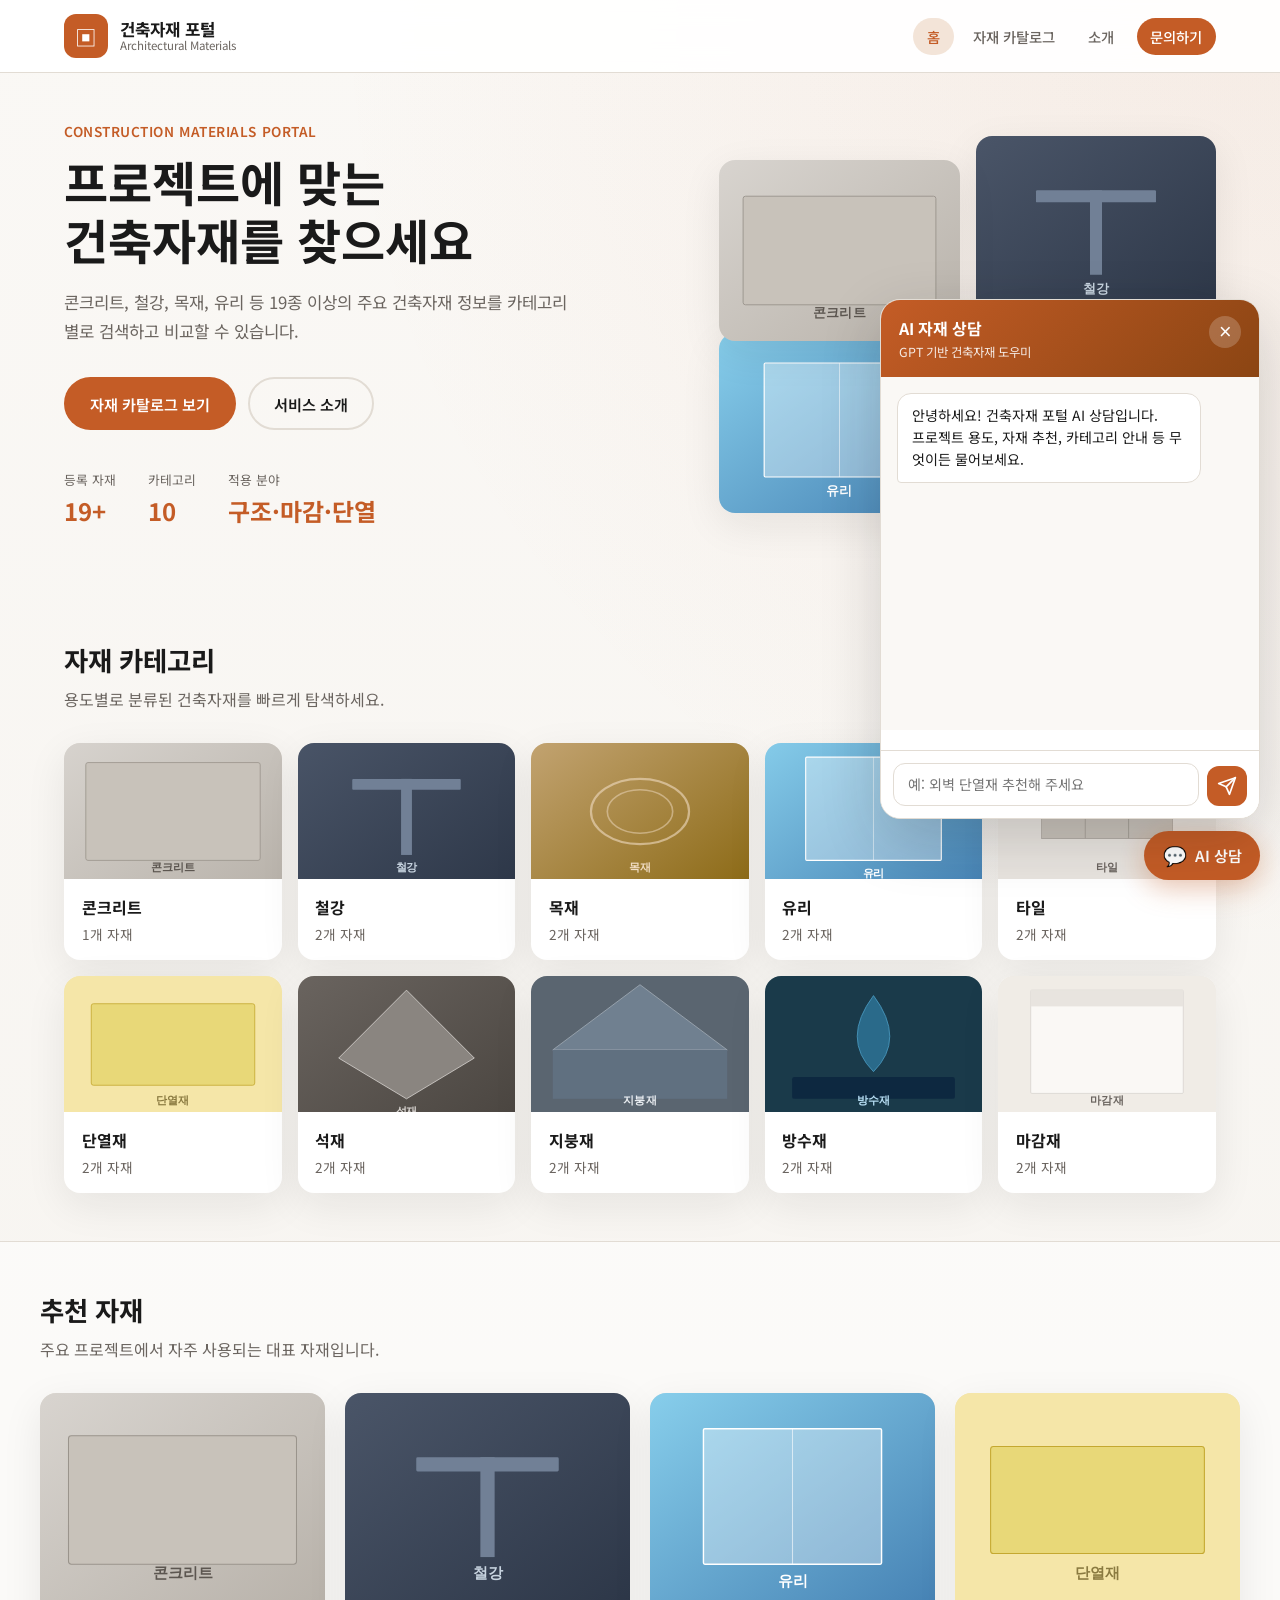
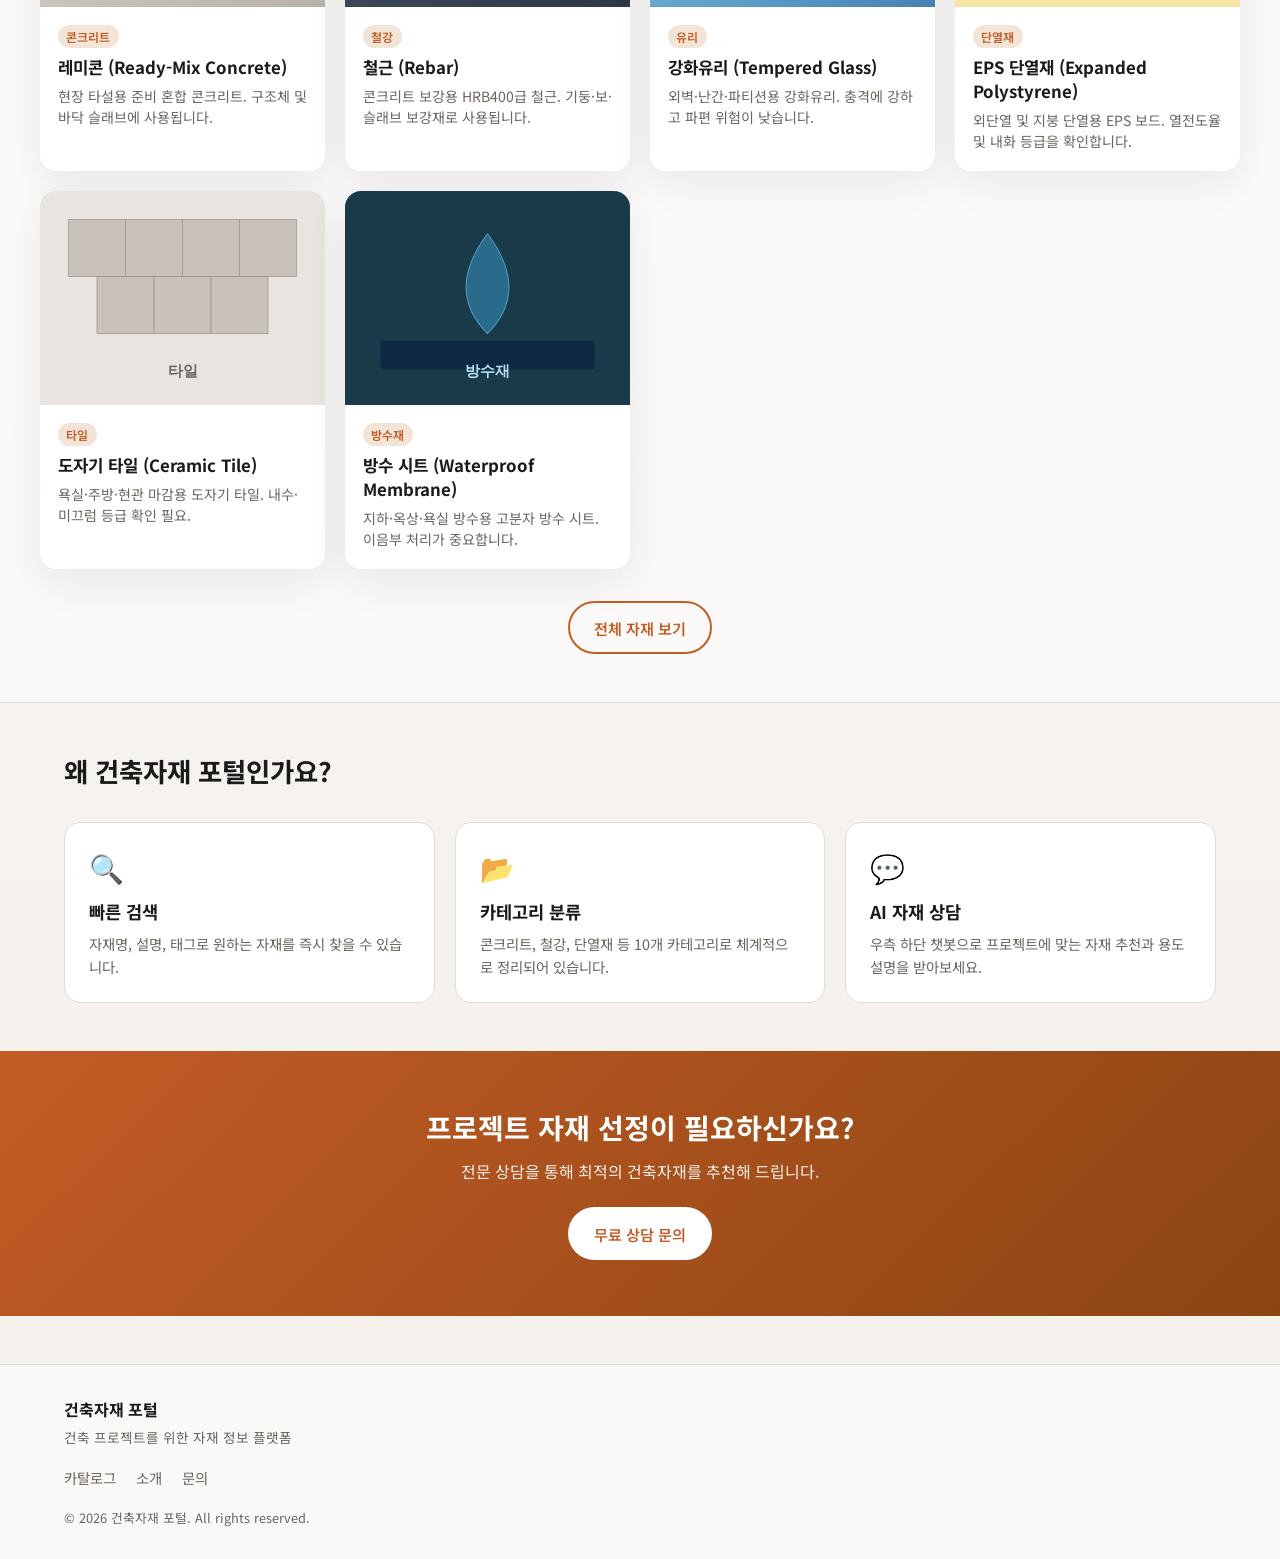
<file: index.html>
<!DOCTYPE html>
<html lang="ko">
<head>
  <meta charset="UTF-8">
  <meta name="viewport" content="width=device-width, initial-scale=1.0">
  <meta name="description" content="건축자재 정보, 카탈로그, 시공 가이드를 제공하는 건축자재 전문 포털">
  <title>건축자재 포털 | Architectural Materials</title>
  <link rel="preconnect" href="https://fonts.googleapis.com">
  <link rel="preconnect" href="https://fonts.gstatic.com" crossorigin>
  <link href="https://fonts.googleapis.com/css2?family=Noto+Sans+KR:wght@400;500;600;700&display=swap" rel="stylesheet">
  <link rel="stylesheet" href="styles.css">
</head>
<body>
  <header class="site-header">
    <div class="site-header__inner">
      <a class="site-brand" href="index.html">
        <span class="site-brand__logo" aria-hidden="true">▣</span>
        <span class="site-brand__text">
          <strong>건축자재 포털</strong>
          <small>Architectural Materials</small>
        </span>
      </a>
      <button class="nav-toggle" type="button" aria-expanded="false" aria-controls="siteNav" aria-label="메뉴 열기">
        <span></span><span></span><span></span>
      </button>
      <nav class="site-nav" id="siteNav">
        <a class="site-nav__link is-active" href="index.html">홈</a>
        <a class="site-nav__link" href="catalog.html">자재 카탈로그</a>
        <a class="site-nav__link" href="about.html">소개</a>
        <a class="site-nav__link site-nav__link--cta" href="contact.html">문의하기</a>
      </nav>
    </div>
  </header>

  <main>
    <section class="hero">
      <div class="hero__content">
        <p class="hero__eyebrow">Construction Materials Portal</p>
        <h1 class="hero__title">프로젝트에 맞는<br>건축자재를 찾으세요</h1>
        <p class="hero__desc">
          콘크리트, 철강, 목재, 유리 등 19종 이상의 주요 건축자재 정보를
          카테고리별로 검색하고 비교할 수 있습니다.
        </p>
        <div class="hero__actions">
          <a class="btn btn--primary" href="catalog.html">자재 카탈로그 보기</a>
          <a class="btn btn--ghost" href="about.html">서비스 소개</a>
        </div>
        <dl class="hero__stats">
          <div>
            <dt>등록 자재</dt>
            <dd id="heroMaterialCount">19+</dd>
          </div>
          <div>
            <dt>카테고리</dt>
            <dd id="heroCategoryCount">10</dd>
          </div>
          <div>
            <dt>적용 분야</dt>
            <dd>구조·마감·단열</dd>
          </div>
        </dl>
      </div>
      <div class="hero__visual" aria-hidden="true">
        <div class="hero__grid">
          <img src="images/concrete.svg" alt="">
          <img src="images/steel.svg" alt="">
          <img src="images/glass.svg" alt="">
          <img src="images/tile.svg" alt="">
        </div>
      </div>
    </section>

    <section class="section">
      <div class="section__head">
        <h2>자재 카테고리</h2>
        <p>용도별로 분류된 건축자재를 빠르게 탐색하세요.</p>
      </div>
      <div class="category-grid" id="categoryGrid"></div>
    </section>

    <section class="section section--alt">
      <div class="section__head">
        <h2>추천 자재</h2>
        <p>주요 프로젝트에서 자주 사용되는 대표 자재입니다.</p>
      </div>
      <div class="featured-grid" id="featuredGrid"></div>
      <div class="section__footer">
        <a class="btn btn--outline" href="catalog.html">전체 자재 보기</a>
      </div>
    </section>

    <section class="section">
      <div class="section__head">
        <h2>왜 건축자재 포털인가요?</h2>
      </div>
      <div class="features">
        <article class="feature-card">
          <span class="feature-card__icon">🔍</span>
          <h3>빠른 검색</h3>
          <p>자재명, 설명, 태그로 원하는 자재를 즉시 찾을 수 있습니다.</p>
        </article>
        <article class="feature-card">
          <span class="feature-card__icon">📂</span>
          <h3>카테고리 분류</h3>
          <p>콘크리트, 철강, 단열재 등 10개 카테고리로 체계적으로 정리되어 있습니다.</p>
        </article>
        <article class="feature-card">
          <span class="feature-card__icon">💬</span>
          <h3>AI 자재 상담</h3>
          <p>우측 하단 챗봇으로 프로젝트에 맞는 자재 추천과 용도 설명을 받아보세요.</p>
        </article>
      </div>
    </section>

    <section class="cta-banner">
      <div class="cta-banner__inner">
        <h2>프로젝트 자재 선정이 필요하신가요?</h2>
        <p>전문 상담을 통해 최적의 건축자재를 추천해 드립니다.</p>
        <a class="btn btn--light" href="contact.html">무료 상담 문의</a>
      </div>
    </section>
  </main>

  <footer class="site-footer">
    <div class="site-footer__inner">
      <div class="site-footer__brand">
        <strong>건축자재 포털</strong>
        <p>건축 프로젝트를 위한 자재 정보 플랫폼</p>
      </div>
      <nav class="site-footer__nav">
        <a href="catalog.html">카탈로그</a>
        <a href="about.html">소개</a>
        <a href="contact.html">문의</a>
      </nav>
      <p class="site-footer__copy">&copy; 2026 건축자재 포털. All rights reserved.</p>
    </div>
  </footer>

  <!-- AI 챗봇 -->
  <div class="chatbot" id="chatbotWidget">
    <button
      class="chatbot__toggle"
      id="chatbotToggle"
      type="button"
      aria-expanded="false"
      aria-controls="chatbotPanel"
      aria-label="AI 자재 상담 열기"
    >
      <span class="chatbot__toggle-icon" aria-hidden="true">💬</span>
      <span class="chatbot__toggle-label">AI 상담</span>
    </button>

    <div class="chatbot__panel" id="chatbotPanel" hidden role="dialog" aria-labelledby="chatbotTitle">
      <header class="chatbot__header">
        <div>
          <h2 class="chatbot__title" id="chatbotTitle">AI 자재 상담</h2>
          <p class="chatbot__subtitle">GPT 기반 건축자재 도우미</p>
        </div>
        <button class="chatbot__close" id="chatbotClose" type="button" aria-label="챗봇 닫기">&times;</button>
      </header>

      <div class="chatbot__messages" id="chatbotMessages" aria-live="polite"></div>
      <p class="chatbot__status" id="chatbotStatus" aria-live="polite"></p>

      <form class="chatbot__form" id="chatbotForm">
        <label class="visually-hidden" for="chatbotInput">메시지 입력</label>
        <textarea
          id="chatbotInput"
          rows="1"
          placeholder="예: 외벽 단열재 추천해 주세요"
          autocomplete="off"
        ></textarea>
        <button class="chatbot__send" id="chatbotSend" type="submit" aria-label="메시지 보내기">
          <svg width="20" height="20" viewBox="0 0 24 24" fill="none" aria-hidden="true">
            <path d="M22 2L11 13" stroke="currentColor" stroke-width="2" stroke-linecap="round"/>
            <path d="M22 2L15 22L11 13L2 9L22 2Z" stroke="currentColor" stroke-width="2" stroke-linejoin="round"/>
          </svg>
        </button>
      </form>
    </div>
  </div>

  <script src="materials.js"></script>
  <script src="home.js"></script>
  <script src="nav.js"></script>
  <script src="chatbot.js"></script>
</body>
</html>
</file>
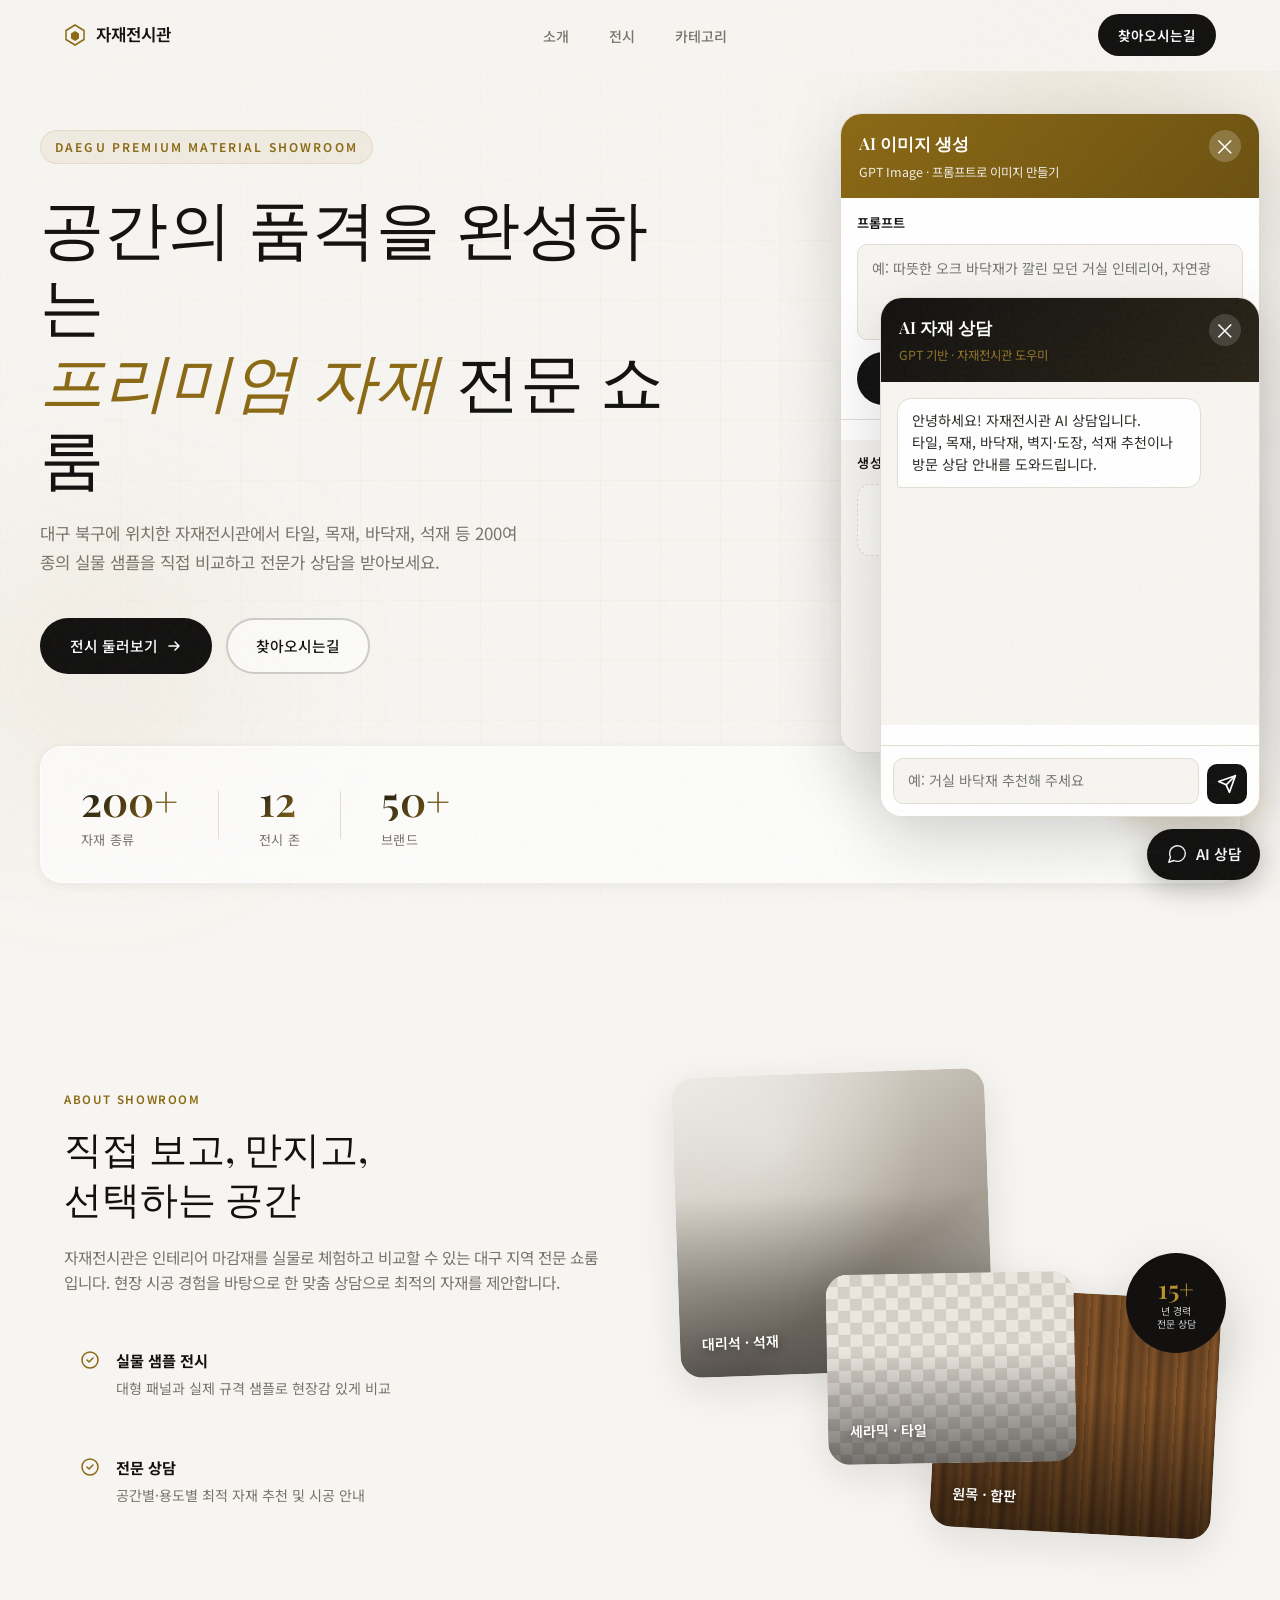
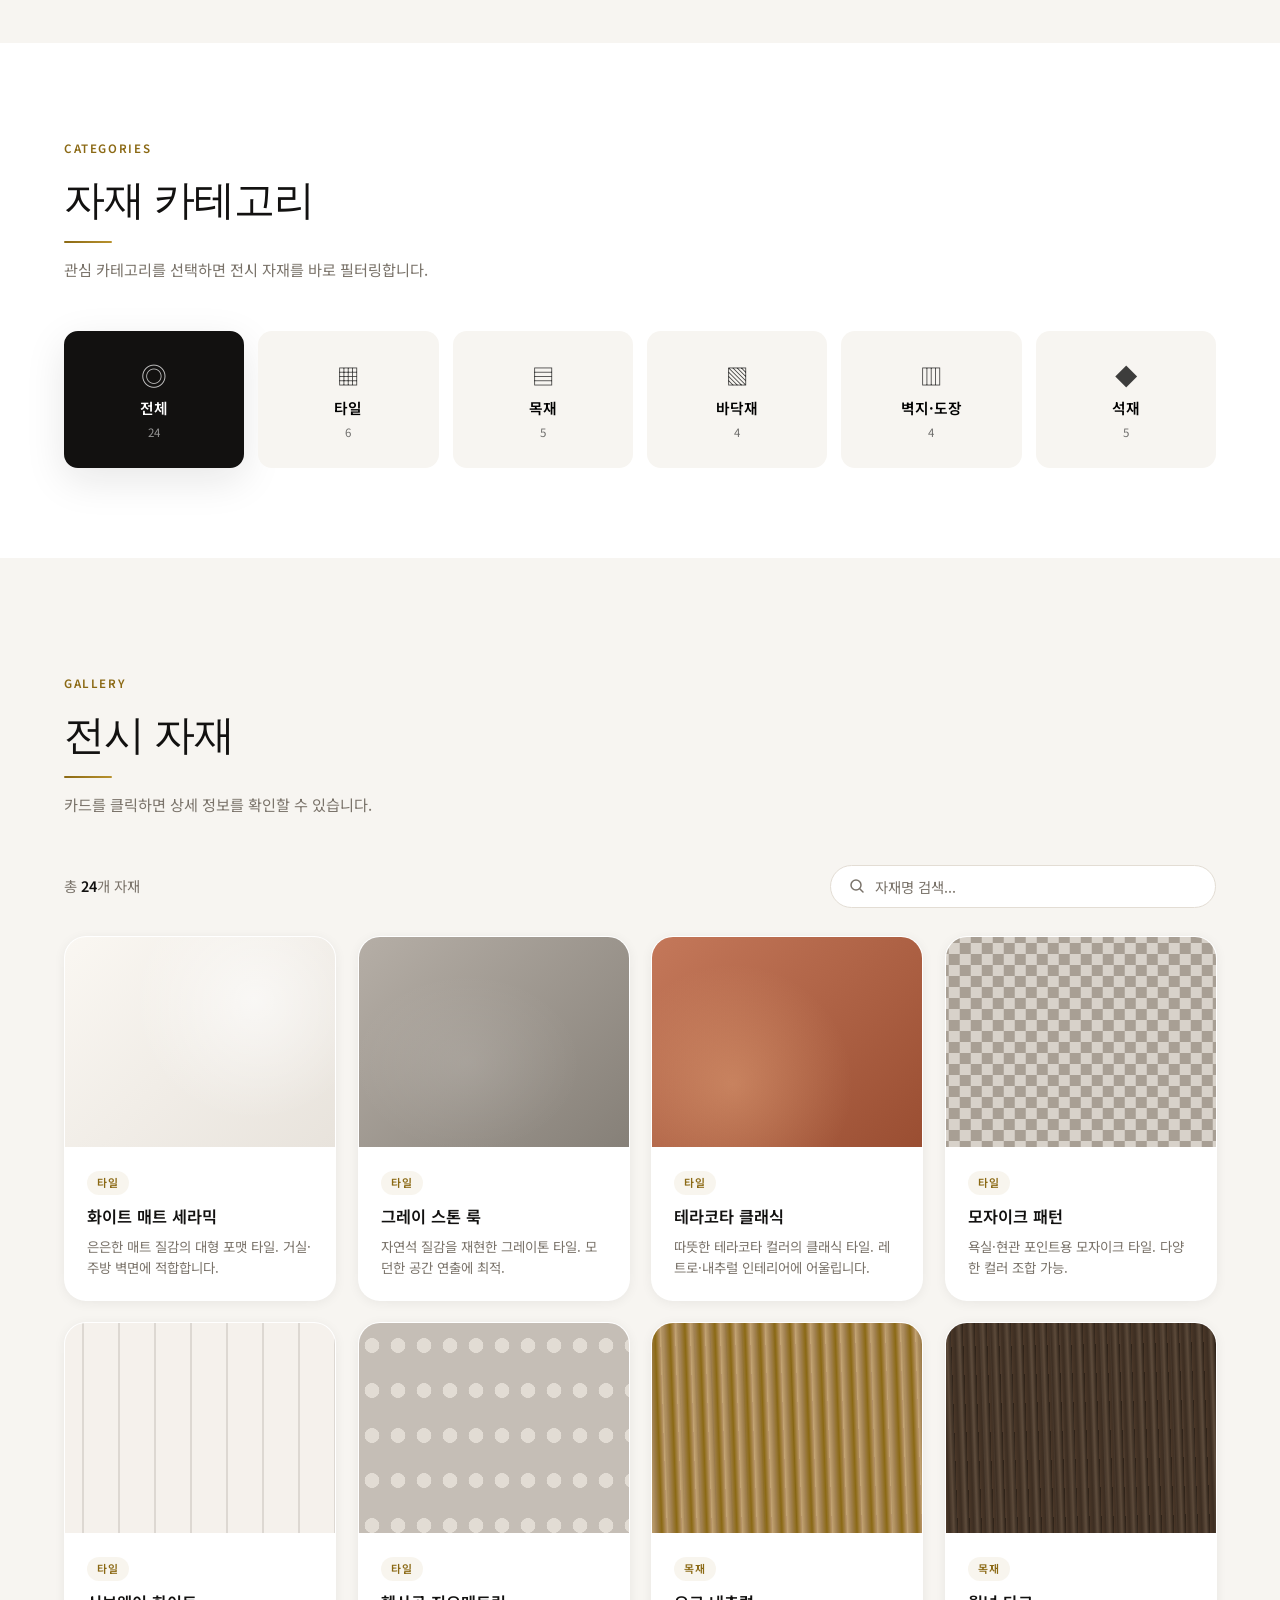
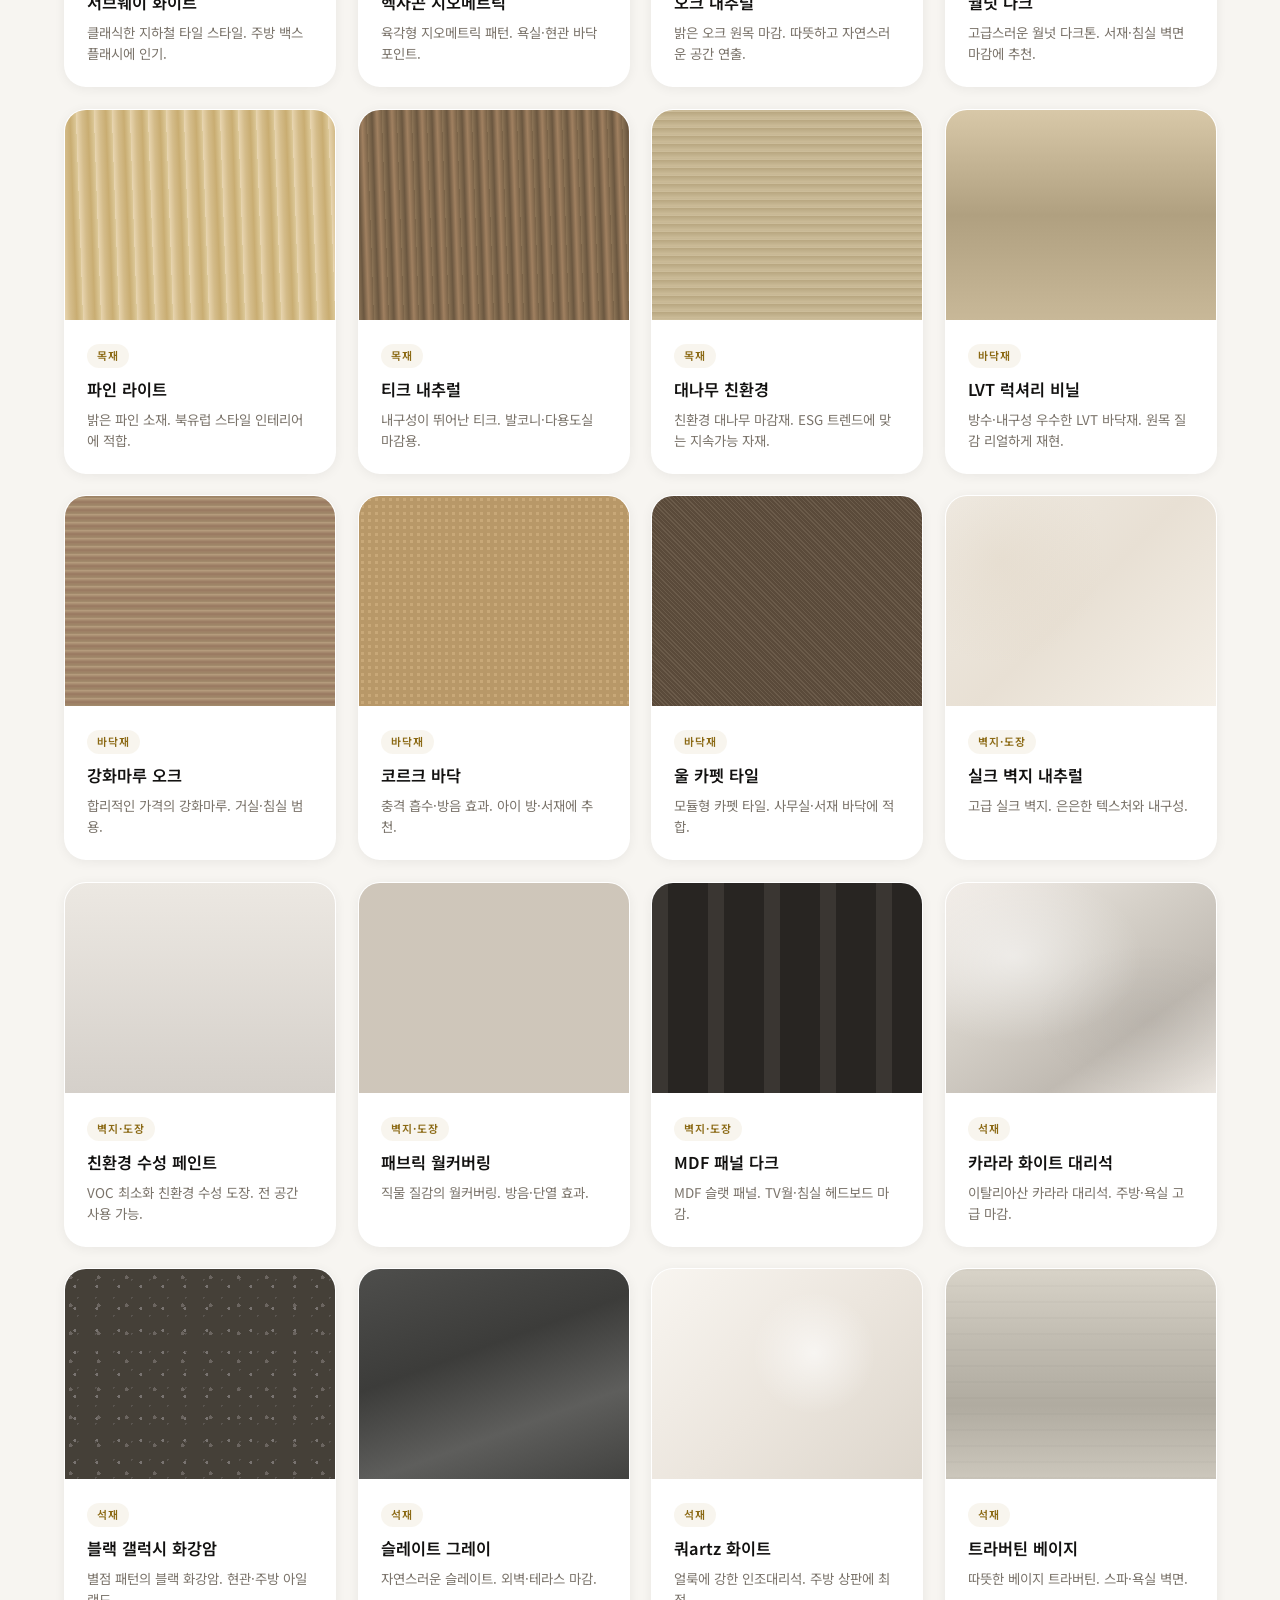
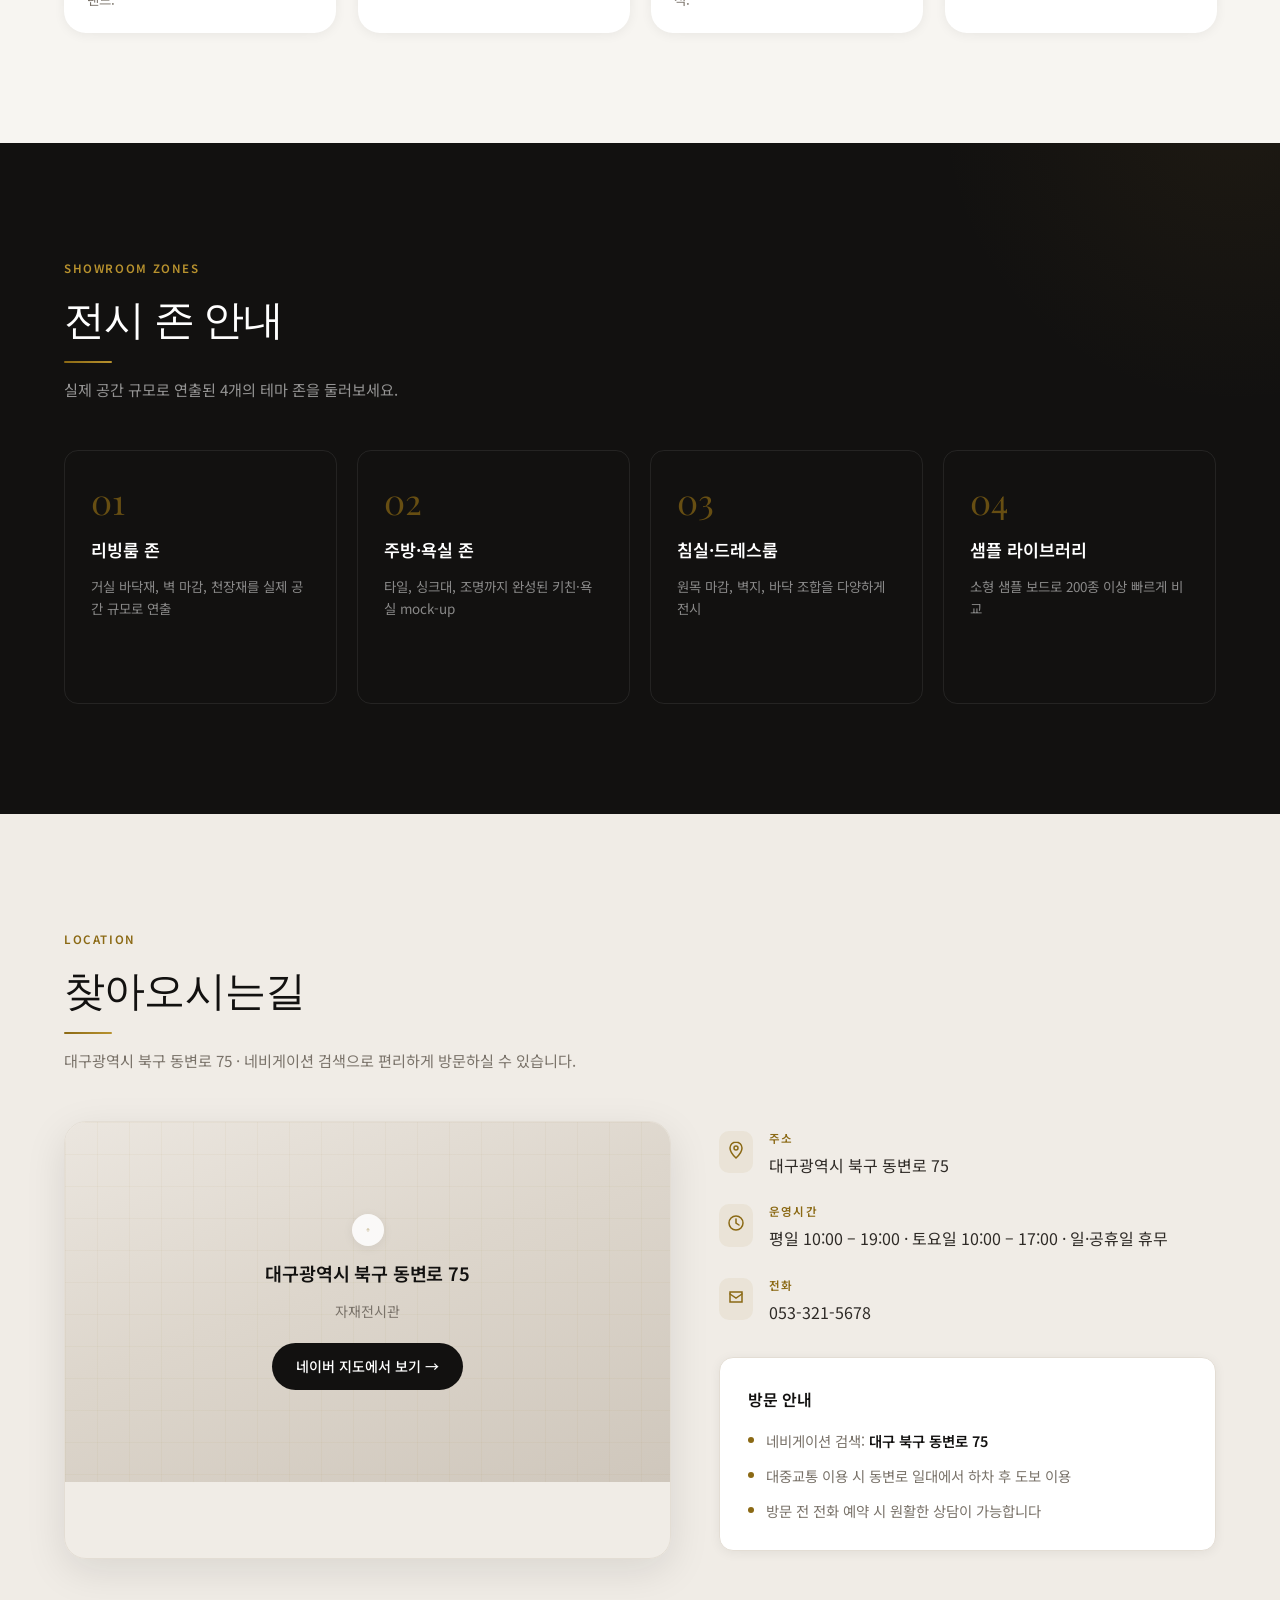
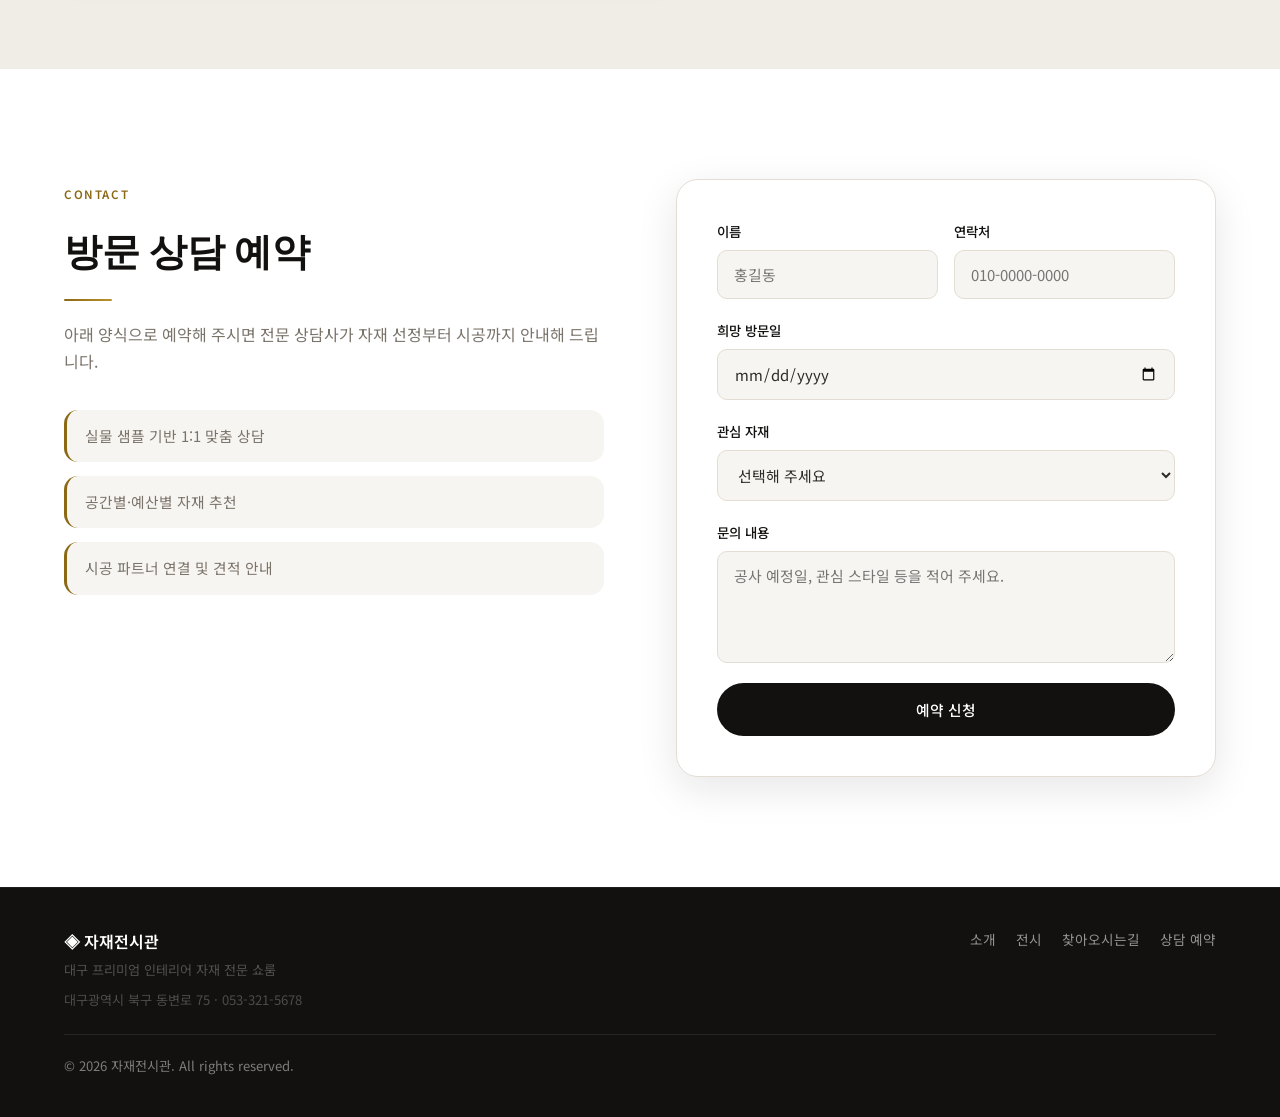
<file: showroom/index.html>
<!DOCTYPE html>
<html lang="ko">
<head>
  <meta charset="UTF-8">
  <meta name="viewport" content="width=device-width, initial-scale=1.0">
  <title>자재전시관 | 대구 프리미엄 인테리어 자재 쇼룸</title>
  <link rel="preconnect" href="https://fonts.googleapis.com">
  <link rel="preconnect" href="https://fonts.gstatic.com" crossorigin>
  <link href="https://fonts.googleapis.com/css2?family=Noto+Sans+KR:wght@300;400;500;600;700&family=Playfair+Display:ital,wght@0,500;0,600;1,500&display=swap" rel="stylesheet">
  <link rel="stylesheet" href="styles.css">
</head>
<body>
  <a id="top" class="page-top" tabindex="-1" aria-hidden="true"></a>
  <div class="grain" aria-hidden="true"></div>

  <header class="header">
    <nav class="nav">
      <a href="#top" class="logo">
        <span class="logo-icon">
          <svg width="22" height="22" viewBox="0 0 22 22" fill="none" aria-hidden="true">
            <path d="M11 1L20 6.5V15.5L11 21L2 15.5V6.5L11 1Z" stroke="currentColor" stroke-width="1.5"/>
            <path d="M11 7L15 9.5V14.5L11 17L7 14.5V9.5L11 7Z" fill="currentColor"/>
          </svg>
        </span>
        <span class="logo-text">자재전시관</span>
      </a>
      <ul class="nav-links">
        <li><a href="#about" data-section="about">소개</a></li>
        <li><a href="#gallery" data-section="gallery">전시</a></li>
        <li><a href="#categories" data-section="categories">카테고리</a></li>
      </ul>
      <a href="#directions" class="nav-cta">찾아오시는길</a>
      <button class="nav-toggle" id="navToggle" aria-label="메뉴 열기">
        <span></span><span></span><span></span>
      </button>
    </nav>
  </header>

  <main>
    <section class="hero">
      <div class="hero-bg">
        <div class="hero-orb hero-orb-1"></div>
        <div class="hero-orb hero-orb-2"></div>
        <div class="hero-grid"></div>
      </div>

      <div class="hero-swatches" aria-hidden="true">
        <div class="swatch swatch-1"><div class="swatch-inner pattern-marble"></div></div>
        <div class="swatch swatch-2"><div class="swatch-inner pattern-wood"></div></div>
        <div class="swatch swatch-3"><div class="swatch-inner pattern-tile"></div></div>
        <div class="swatch swatch-4"><div class="swatch-inner preview-stone-granite"></div></div>
      </div>

      <div class="hero-content">
        <p class="hero-label reveal">Daegu Premium Material Showroom</p>
        <h1 class="reveal reveal-delay-1">공간의 품격을 완성하는<br><em>프리미엄 자재</em> 전문 쇼룸</h1>
        <p class="hero-desc reveal reveal-delay-2">대구 북구에 위치한 자재전시관에서 타일, 목재, 바닥재, 석재 등 200여 종의 실물 샘플을 직접 비교하고 전문가 상담을 받아보세요.</p>
        <div class="hero-actions reveal reveal-delay-3">
          <a href="#gallery" class="btn btn-primary">
            전시 둘러보기
            <svg width="16" height="16" viewBox="0 0 16 16" fill="none" aria-hidden="true">
              <path d="M3 8h10M9 4l4 4-4 4" stroke="currentColor" stroke-width="1.5" stroke-linecap="round" stroke-linejoin="round"/>
            </svg>
          </a>
          <a href="#directions" class="btn btn-outline">찾아오시는길</a>
        </div>
      </div>

      <div class="hero-stats reveal reveal-delay-4">
        <div class="stat">
          <strong data-count="200">0</strong>
          <span>자재 종류</span>
        </div>
        <div class="stat-divider"></div>
        <div class="stat">
          <strong data-count="12">0</strong>
          <span>전시 존</span>
        </div>
        <div class="stat-divider"></div>
        <div class="stat">
          <strong data-count="50">0</strong>
          <span>브랜드</span>
        </div>
      </div>
    </section>

    <section class="about" id="about">
      <div class="container">
        <div class="about-grid">
          <div class="about-text reveal-left">
            <span class="section-label">About Showroom</span>
            <h2>직접 보고, 만지고,<br>선택하는 공간</h2>
            <p>자재전시관은 인테리어 마감재를 실물로 체험하고 비교할 수 있는 대구 지역 전문 쇼룸입니다. 현장 시공 경험을 바탕으로 한 맞춤 상담으로 최적의 자재를 제안합니다.</p>
            <ul class="about-features">
              <li>
                <span class="feature-icon">
                  <svg width="20" height="20" viewBox="0 0 20 20" fill="none"><circle cx="10" cy="10" r="8" stroke="currentColor" stroke-width="1.5"/><path d="M7 10l2 2 4-4" stroke="currentColor" stroke-width="1.5" stroke-linecap="round" stroke-linejoin="round"/></svg>
                </span>
                <div>
                  <strong>실물 샘플 전시</strong>
                  <p>대형 패널과 실제 규격 샘플로 현장감 있게 비교</p>
                </div>
              </li>
              <li>
                <span class="feature-icon">
                  <svg width="20" height="20" viewBox="0 0 20 20" fill="none"><circle cx="10" cy="10" r="8" stroke="currentColor" stroke-width="1.5"/><path d="M7 10l2 2 4-4" stroke="currentColor" stroke-width="1.5" stroke-linecap="round" stroke-linejoin="round"/></svg>
                </span>
                <div>
                  <strong>전문 상담</strong>
                  <p>공간별·용도별 최적 자재 추천 및 시공 안내</p>
                </div>
              </li>
            </ul>
          </div>
          <div class="about-visual reveal-right">
            <div class="about-card card-1">
              <div class="card-pattern pattern-marble"></div>
              <div class="card-overlay"></div>
              <span>대리석 · 석재</span>
            </div>
            <div class="about-card card-2">
              <div class="card-pattern pattern-wood"></div>
              <div class="card-overlay"></div>
              <span>원목 · 합판</span>
            </div>
            <div class="about-card card-3">
              <div class="card-pattern pattern-tile"></div>
              <div class="card-overlay"></div>
              <span>세라믹 · 타일</span>
            </div>
            <div class="about-badge">
              <span class="badge-num">15+</span>
              <span class="badge-text">년 경력<br>전문 상담</span>
            </div>
          </div>
        </div>
      </div>
    </section>

    <section class="categories" id="categories">
      <div class="container">
        <div class="section-header reveal">
          <span class="section-label">Categories</span>
          <h2>자재 카테고리</h2>
          <p class="section-desc">관심 카테고리를 선택하면 전시 자재를 바로 필터링합니다.</p>
        </div>
        <div class="category-grid reveal">
          <button class="category-card active" data-category="all">
            <span class="cat-icon">◎</span>
            <span class="cat-name">전체</span>
            <span class="cat-count">24</span>
          </button>
          <button class="category-card" data-category="tile">
            <span class="cat-icon">▦</span>
            <span class="cat-name">타일</span>
            <span class="cat-count">6</span>
          </button>
          <button class="category-card" data-category="wood">
            <span class="cat-icon">▤</span>
            <span class="cat-name">목재</span>
            <span class="cat-count">5</span>
          </button>
          <button class="category-card" data-category="floor">
            <span class="cat-icon">▧</span>
            <span class="cat-name">바닥재</span>
            <span class="cat-count">4</span>
          </button>
          <button class="category-card" data-category="wall">
            <span class="cat-icon">▥</span>
            <span class="cat-name">벽지·도장</span>
            <span class="cat-count">4</span>
          </button>
          <button class="category-card" data-category="stone">
            <span class="cat-icon">◆</span>
            <span class="cat-name">석재</span>
            <span class="cat-count">5</span>
          </button>
        </div>
      </div>
    </section>

    <section class="gallery" id="gallery">
      <div class="container">
        <div class="section-header reveal">
          <span class="section-label">Gallery</span>
          <h2>전시 자재</h2>
          <p class="section-desc">카드를 클릭하면 상세 정보를 확인할 수 있습니다.</p>
        </div>
        <div class="gallery-toolbar reveal">
          <p class="gallery-count" id="galleryCount">총 <strong>24</strong>개 자재</p>
          <div class="gallery-search">
            <svg width="16" height="16" viewBox="0 0 16 16" fill="none" aria-hidden="true">
              <circle cx="7" cy="7" r="5" stroke="currentColor" stroke-width="1.5"/>
              <path d="M11 11l3 3" stroke="currentColor" stroke-width="1.5" stroke-linecap="round"/>
            </svg>
            <input type="search" id="searchInput" placeholder="자재명 검색..." aria-label="자재 검색">
          </div>
        </div>
        <div class="gallery-grid" id="galleryGrid"></div>
        <p class="gallery-empty" id="galleryEmpty" hidden>검색 결과가 없습니다.</p>
      </div>
    </section>

    <section class="zones">
      <div class="container">
        <div class="section-header light reveal">
          <span class="section-label">Showroom Zones</span>
          <h2>전시 존 안내</h2>
          <p class="section-desc light">실제 공간 규모로 연출된 4개의 테마 존을 둘러보세요.</p>
        </div>
        <div class="zones-grid">
          <article class="zone-card reveal" style="--delay: 0">
            <div class="zone-number">01</div>
            <h3>리빙룸 존</h3>
            <p>거실 바닥재, 벽 마감, 천장재를 실제 공간 규모로 연출</p>
            <span class="zone-arrow">→</span>
          </article>
          <article class="zone-card reveal" style="--delay: 1">
            <div class="zone-number">02</div>
            <h3>주방·욕실 존</h3>
            <p>타일, 싱크대, 조명까지 완성된 키친·욕실 mock-up</p>
            <span class="zone-arrow">→</span>
          </article>
          <article class="zone-card reveal" style="--delay: 2">
            <div class="zone-number">03</div>
            <h3>침실·드레스룸</h3>
            <p>원목 마감, 벽지, 바닥 조합을 다양하게 전시</p>
            <span class="zone-arrow">→</span>
          </article>
          <article class="zone-card reveal" style="--delay: 3">
            <div class="zone-number">04</div>
            <h3>샘플 라이브러리</h3>
            <p>소형 샘플 보드로 200종 이상 빠르게 비교</p>
            <span class="zone-arrow">→</span>
          </article>
        </div>
      </div>
    </section>

    <section class="directions" id="directions">
      <div class="container">
        <div class="section-header reveal">
          <span class="section-label">Location</span>
          <h2>찾아오시는길</h2>
          <p class="section-desc">대구광역시 북구 동변로 75 · 네비게이션 검색으로 편리하게 방문하실 수 있습니다.</p>
        </div>
        <div class="directions-grid">
          <div class="map-card reveal-left">
            <div class="map-placeholder">
              <svg width="32" height="32" viewBox="0 0 24 24" fill="none" aria-hidden="true">
                <path d="M12 2C8.13 2 5 5.13 5 9c0 5.25 7 13 7 13s7-7.75 7-13c0-3.87-3.13-7-7-7z" stroke="currentColor" stroke-width="1.5"/>
                <circle cx="12" cy="9" r="2.5" stroke="currentColor" stroke-width="1.5"/>
              </svg>
              <span class="map-address">대구광역시 북구 동변로 75</span>
              <p class="map-sub">자재전시관</p>
              <a href="https://map.naver.com/v5/search/%EB%8C%80%EA%B5%AC%20%EB%B6%81%EA%B5%AC%20%EB%8F%99%EB%B3%80%EB%A1%9C%2075" target="_blank" rel="noopener noreferrer" class="map-link">네이버 지도에서 보기 →</a>
            </div>
          </div>
          <div class="directions-info reveal-right">
            <div class="info-list">
              <div class="info-item">
                <span class="info-icon">
                  <svg width="18" height="18" viewBox="0 0 18 18" fill="none"><path d="M9 1C5.7 1 3 3.7 3 7c0 4.5 6 10 6 10s6-5.5 6-10c0-3.3-2.7-6-6-6z" stroke="currentColor" stroke-width="1.5"/><circle cx="9" cy="7" r="2" stroke="currentColor" stroke-width="1.5"/></svg>
                </span>
                <div>
                  <span class="info-label">주소</span>
                  <span>대구광역시 북구 동변로 75</span>
                </div>
              </div>
              <div class="info-item">
                <span class="info-icon">
                  <svg width="18" height="18" viewBox="0 0 18 18" fill="none"><circle cx="9" cy="9" r="7" stroke="currentColor" stroke-width="1.5"/><path d="M9 5v4l3 2" stroke="currentColor" stroke-width="1.5" stroke-linecap="round"/></svg>
                </span>
                <div>
                  <span class="info-label">운영시간</span>
                  <span>평일 10:00 – 19:00 · 토요일 10:00 – 17:00 · 일·공휴일 휴무</span>
                </div>
              </div>
              <div class="info-item">
                <span class="info-icon">
                  <svg width="18" height="18" viewBox="0 0 18 18" fill="none"><path d="M3 4h12v10H3z" stroke="currentColor" stroke-width="1.5"/><path d="M3 6l6 4 6-4" stroke="currentColor" stroke-width="1.5" stroke-linecap="round"/></svg>
                </span>
                <div>
                  <span class="info-label">전화</span>
                  <span>053-321-5678</span>
                </div>
              </div>
            </div>
            <div class="directions-tips">
              <h3>방문 안내</h3>
              <ul>
                <li>네비게이션 검색: <strong>대구 북구 동변로 75</strong></li>
                <li>대중교통 이용 시 동변로 일대에서 하차 후 도보 이용</li>
                <li>방문 전 전화 예약 시 원활한 상담이 가능합니다</li>
              </ul>
            </div>
          </div>
        </div>
      </div>
    </section>

    <section class="contact" id="contact">
      <div class="container">
        <div class="contact-grid">
          <div class="contact-info reveal-left">
            <span class="section-label">Contact</span>
            <h2>방문 상담 예약</h2>
            <p>아래 양식으로 예약해 주시면 전문 상담사가 자재 선정부터 시공까지 안내해 드립니다.</p>
            <ul class="contact-highlights">
              <li>실물 샘플 기반 1:1 맞춤 상담</li>
              <li>공간별·예산별 자재 추천</li>
              <li>시공 파트너 연결 및 견적 안내</li>
            </ul>
          </div>
          <form class="contact-form reveal-right" id="contactForm">
            <div class="form-row">
              <label>
                <span>이름</span>
                <input type="text" name="name" required placeholder="홍길동">
              </label>
              <label>
                <span>연락처</span>
                <input type="tel" name="phone" required placeholder="010-0000-0000">
              </label>
            </div>
            <label>
              <span>희망 방문일</span>
              <input type="date" name="date" required>
            </label>
            <label>
              <span>관심 자재</span>
              <select name="interest">
                <option value="">선택해 주세요</option>
                <option value="tile">타일</option>
                <option value="wood">목재</option>
                <option value="floor">바닥재</option>
                <option value="wall">벽지·도장</option>
                <option value="stone">석재</option>
                <option value="all">전체 둘러보기</option>
              </select>
            </label>
            <label>
              <span>문의 내용</span>
              <textarea name="message" rows="4" placeholder="공사 예정일, 관심 스타일 등을 적어 주세요."></textarea>
            </label>
            <button type="submit" class="btn btn-primary btn-full">예약 신청</button>
          </form>
        </div>
      </div>
    </section>
  </main>

  <footer class="footer">
    <div class="container footer-inner">
      <div class="footer-brand">
        <p class="footer-logo">◈ 자재전시관</p>
        <p class="footer-tagline">대구 프리미엄 인테리어 자재 전문 쇼룸</p>
        <p class="footer-address">대구광역시 북구 동변로 75 · 053-321-5678</p>
      </div>
      <div class="footer-links">
        <a href="#about">소개</a>
        <a href="#gallery">전시</a>
        <a href="#directions">찾아오시는길</a>
        <a href="#contact">상담 예약</a>
      </div>
      <p class="footer-copy">&copy; 2026 자재전시관. All rights reserved.</p>
    </div>
  </footer>

  <div class="modal" id="modal" aria-hidden="true">
    <div class="modal-backdrop" id="modalBackdrop"></div>
    <div class="modal-content" role="dialog" aria-modal="true" aria-labelledby="modalTitle">
      <button class="modal-close" id="modalClose" aria-label="닫기">
        <svg width="18" height="18" viewBox="0 0 18 18" fill="none"><path d="M4 4l10 10M14 4L4 14" stroke="currentColor" stroke-width="1.5" stroke-linecap="round"/></svg>
      </button>
      <div class="modal-preview" id="modalPreview"></div>
      <div class="modal-body">
        <span class="modal-category" id="modalCategory"></span>
        <h3 id="modalTitle"></h3>
        <p id="modalDesc"></p>
        <dl class="modal-specs" id="modalSpecs"></dl>
        <a href="#contact" class="btn btn-primary btn-full modal-cta" id="modalCta">이 자재 상담하기</a>
      </div>
    </div>
  </div>

  <div class="toast" id="toast"></div>

  <div class="fab-widgets">
    <!-- AI 이미지 생성 -->
    <div class="imagebot" id="imagebotWidget">
      <button
        class="imagebot__toggle"
        id="imagebotToggle"
        type="button"
        aria-expanded="false"
        aria-controls="imagebotPanel"
        aria-label="AI 이미지 생성 열기"
      >
        <span class="imagebot__toggle-icon" aria-hidden="true">
          <svg width="22" height="22" viewBox="0 0 24 24" fill="none">
            <rect x="3" y="5" width="18" height="14" rx="2" stroke="currentColor" stroke-width="1.5"/>
            <circle cx="8.5" cy="10" r="1.5" fill="currentColor"/>
            <path d="M21 16l-5.5-5.5a1.5 1.5 0 00-2.12 0L3 21" stroke="currentColor" stroke-width="1.5" stroke-linecap="round"/>
          </svg>
        </span>
        <span class="imagebot__toggle-label">이미지 생성</span>
      </button>

      <div class="imagebot__panel" id="imagebotPanel" hidden role="dialog" aria-labelledby="imagebotTitle">
        <header class="imagebot__header">
          <div>
            <h2 class="imagebot__title" id="imagebotTitle">AI 이미지 생성</h2>
            <p class="imagebot__subtitle">GPT Image · 프롬프트로 이미지 만들기</p>
          </div>
          <button class="imagebot__close" id="imagebotClose" type="button" aria-label="이미지 생성 닫기">&times;</button>
        </header>

        <form class="imagebot__form" id="imagebotForm">
          <label class="imagebot__label" for="imagebotInput">프롬프트</label>
          <textarea
            id="imagebotInput"
            rows="3"
            placeholder="예: 따뜻한 오크 바닥재가 깔린 모던 거실 인테리어, 자연광"
            autocomplete="off"
            required
          ></textarea>
          <button class="btn btn-primary btn-full imagebot__generate" id="imagebotGenerate" type="submit">
            이미지 생성
          </button>
        </form>

        <p class="imagebot__status" id="imagebotStatus" aria-live="polite"></p>

        <div class="imagebot__gallery-wrap">
          <h3 class="imagebot__gallery-title">생성된 이미지</h3>
          <p class="imagebot__empty" id="imagebotEmpty">아직 생성된 이미지가 없습니다.</p>
          <div class="imagebot__gallery" id="imagebotGallery"></div>
        </div>
      </div>
    </div>

    <!-- AI 챗봇 -->
    <div class="chatbot" id="chatbotWidget">
    <button
      class="chatbot__toggle"
      id="chatbotToggle"
      type="button"
      aria-expanded="false"
      aria-controls="chatbotPanel"
      aria-label="AI 자재 상담 열기"
    >
      <span class="chatbot__toggle-icon" aria-hidden="true">
        <svg width="22" height="22" viewBox="0 0 24 24" fill="none">
          <path d="M21 11.5a8.38 8.38 0 01-.9 3.8 8.5 8.5 0 01-7.6 4.7 8.38 8.38 0 01-3.8-.9L3 21l1.9-5.7a8.38 8.38 0 01-.9-3.8 8.5 8.5 0 014.7-7.6 8.38 8.38 0 013.8-.9h.5a8.48 8.48 0 018 8v.5z" stroke="currentColor" stroke-width="1.5" stroke-linejoin="round"/>
        </svg>
      </span>
      <span class="chatbot__toggle-label">AI 상담</span>
    </button>

    <div class="chatbot__panel" id="chatbotPanel" hidden role="dialog" aria-labelledby="chatbotTitle">
      <header class="chatbot__header">
        <div>
          <h2 class="chatbot__title" id="chatbotTitle">AI 자재 상담</h2>
          <p class="chatbot__subtitle">GPT 기반 · 자재전시관 도우미</p>
        </div>
        <button class="chatbot__close" id="chatbotClose" type="button" aria-label="챗봇 닫기">&times;</button>
      </header>

      <div class="chatbot__messages" id="chatbotMessages" aria-live="polite"></div>
      <p class="chatbot__status" id="chatbotStatus" aria-live="polite"></p>

      <form class="chatbot__form" id="chatbotForm">
        <label class="visually-hidden" for="chatbotInput">메시지 입력</label>
        <textarea
          id="chatbotInput"
          rows="1"
          placeholder="예: 거실 바닥재 추천해 주세요"
          autocomplete="off"
        ></textarea>
        <button class="chatbot__send" id="chatbotSend" type="submit" aria-label="메시지 보내기">
          <svg width="20" height="20" viewBox="0 0 24 24" fill="none" aria-hidden="true">
            <path d="M22 2L11 13" stroke="currentColor" stroke-width="2" stroke-linecap="round"/>
            <path d="M22 2L15 22L11 13L2 9L22 2Z" stroke="currentColor" stroke-width="2" stroke-linejoin="round"/>
          </svg>
        </button>
      </form>
    </div>
  </div>

  <script src="script.js"></script>
  <script src="chatbot.js"></script>
  <script src="imagebot.js"></script>
</body>
</html>
</file>
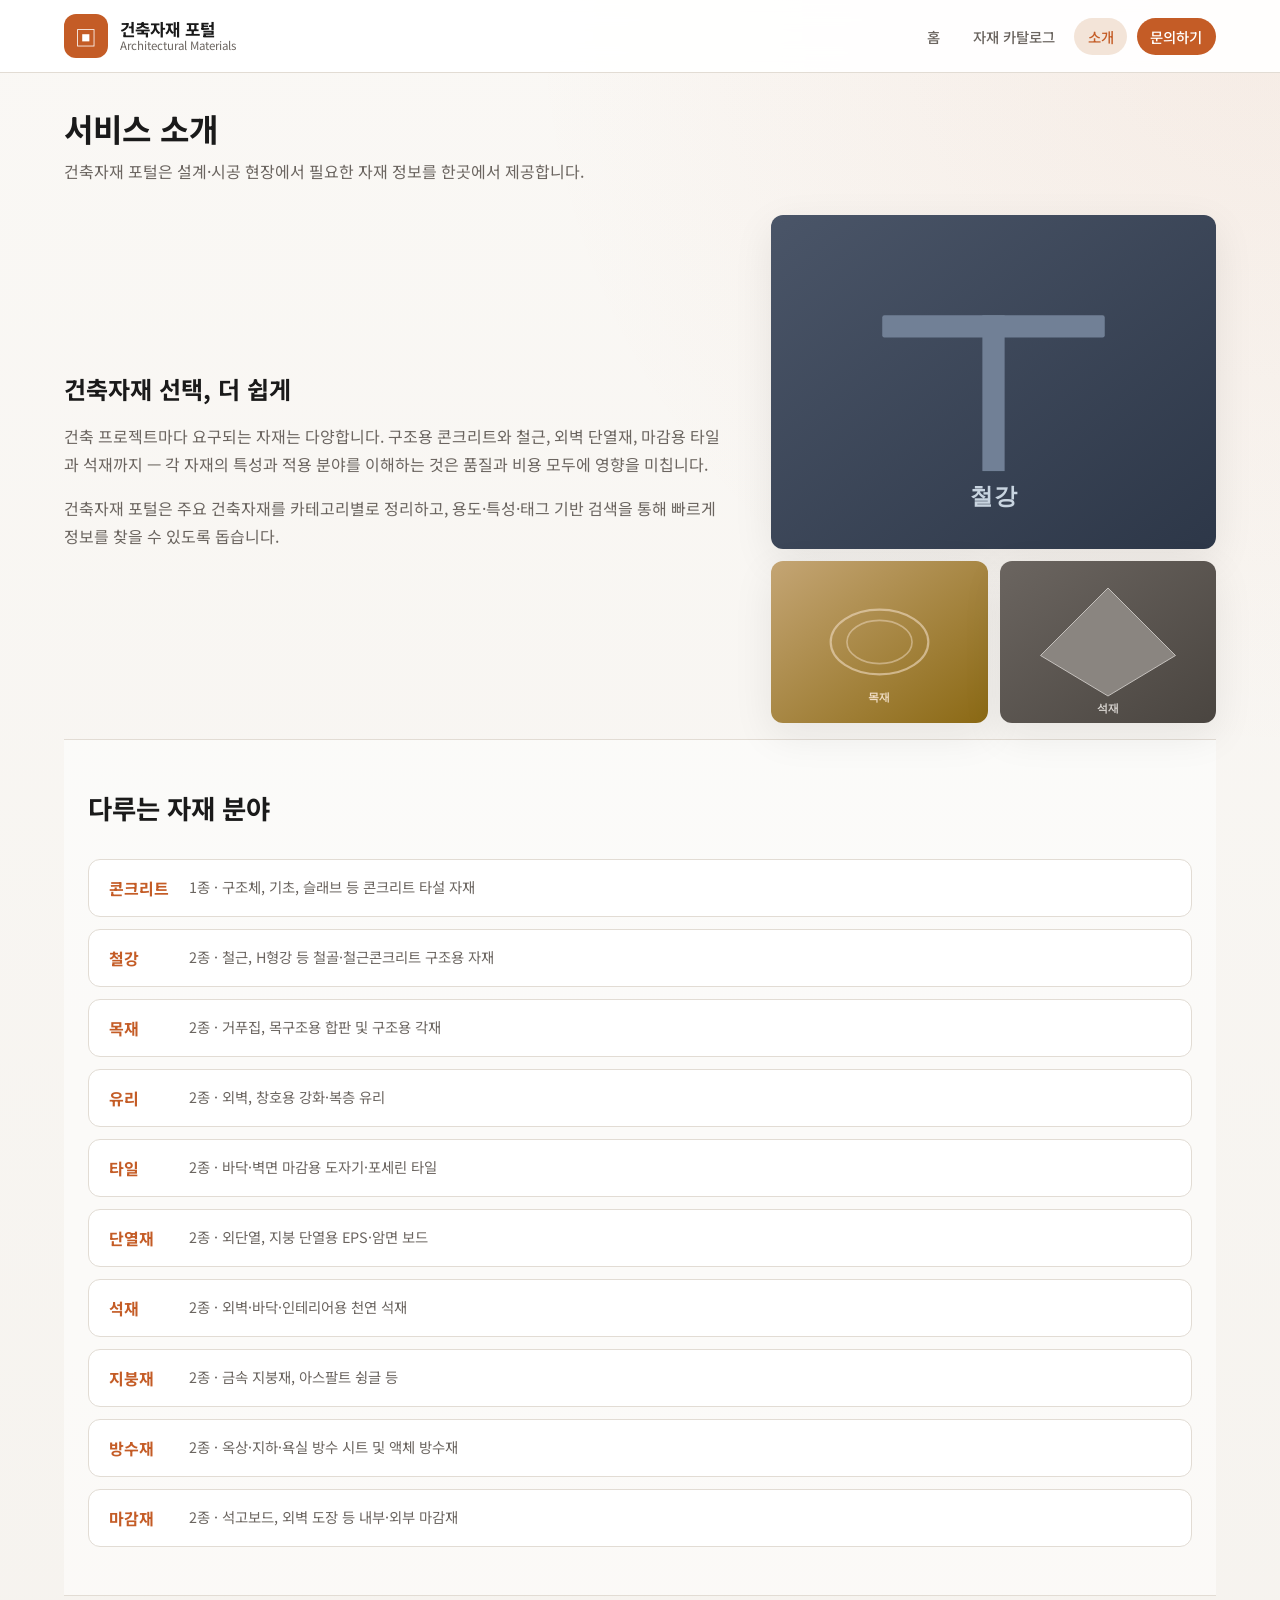
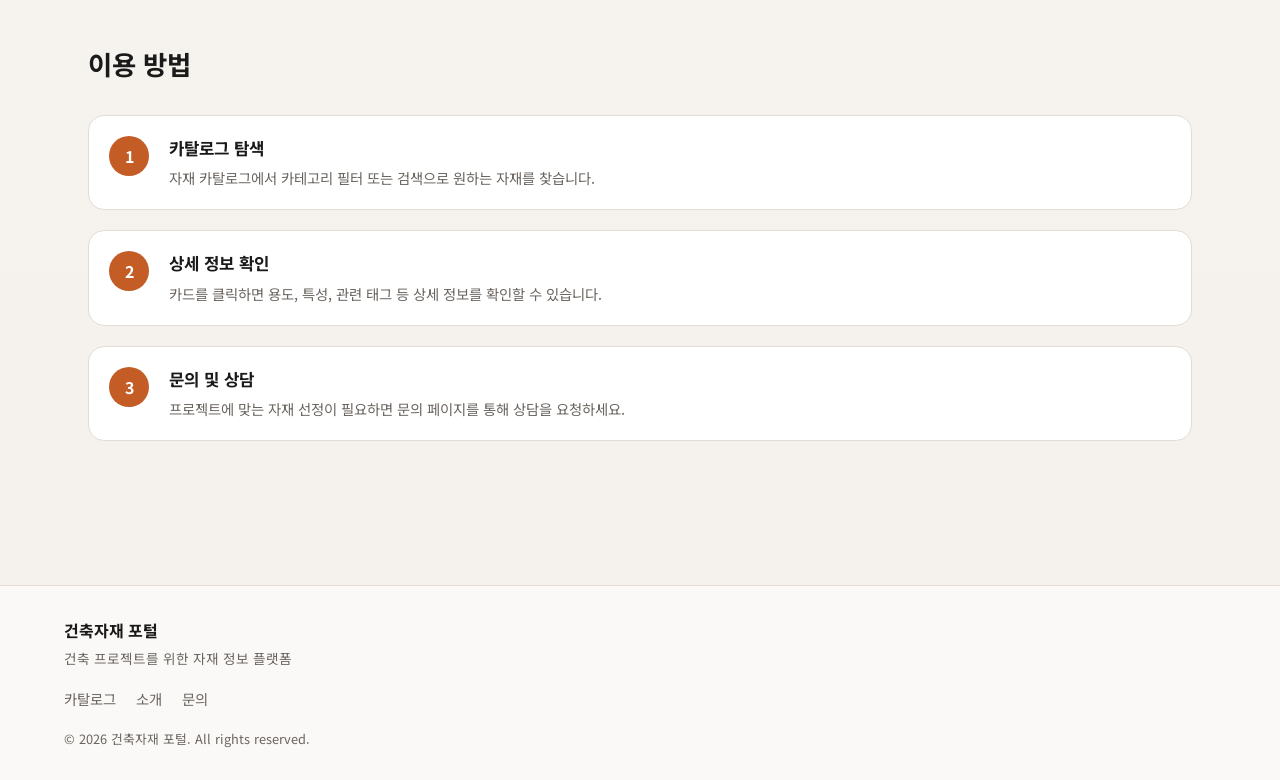
<file: about.html>
<!DOCTYPE html>
<html lang="ko">
<head>
  <meta charset="UTF-8">
  <meta name="viewport" content="width=device-width, initial-scale=1.0">
  <meta name="description" content="건축자재 포털 소개 - 건축 프로젝트를 위한 자재 정보 플랫폼">
  <title>소개 | 건축자재 포털</title>
  <link rel="preconnect" href="https://fonts.googleapis.com">
  <link rel="preconnect" href="https://fonts.gstatic.com" crossorigin>
  <link href="https://fonts.googleapis.com/css2?family=Noto+Sans+KR:wght@400;500;600;700&display=swap" rel="stylesheet">
  <link rel="stylesheet" href="styles.css">
</head>
<body>
  <header class="site-header">
    <div class="site-header__inner">
      <a class="site-brand" href="index.html">
        <span class="site-brand__logo" aria-hidden="true">▣</span>
        <span class="site-brand__text">
          <strong>건축자재 포털</strong>
          <small>Architectural Materials</small>
        </span>
      </a>
      <button class="nav-toggle" type="button" aria-expanded="false" aria-controls="siteNav" aria-label="메뉴 열기">
        <span></span><span></span><span></span>
      </button>
      <nav class="site-nav" id="siteNav">
        <a class="site-nav__link" href="index.html">홈</a>
        <a class="site-nav__link" href="catalog.html">자재 카탈로그</a>
        <a class="site-nav__link is-active" href="about.html">소개</a>
        <a class="site-nav__link site-nav__link--cta" href="contact.html">문의하기</a>
      </nav>
    </div>
  </header>

  <main class="page-main">
    <div class="page-header">
      <h1>서비스 소개</h1>
      <p>건축자재 포털은 설계·시공 현장에서 필요한 자재 정보를 한곳에서 제공합니다.</p>
    </div>

    <section class="about-intro">
      <div class="about-intro__text">
        <h2>건축자재 선택, 더 쉽게</h2>
        <p>
          건축 프로젝트마다 요구되는 자재는 다양합니다. 구조용 콘크리트와 철근,
          외벽 단열재, 마감용 타일과 석재까지 — 각 자재의 특성과 적용 분야를
          이해하는 것은 품질과 비용 모두에 영향을 미칩니다.
        </p>
        <p>
          건축자재 포털은 주요 건축자재를 카테고리별로 정리하고, 용도·특성·태그
          기반 검색을 통해 빠르게 정보를 찾을 수 있도록 돕습니다.
        </p>
      </div>
      <div class="about-intro__visual">
        <img src="images/steel.svg" alt="철강 자재">
        <img src="images/wood.svg" alt="목재">
        <img src="images/stone.svg" alt="석재">
      </div>
    </section>

    <section class="section section--alt">
      <div class="section__head">
        <h2>다루는 자재 분야</h2>
      </div>
      <ul class="about-list" id="aboutCategoryList"></ul>
    </section>

    <section class="section">
      <div class="section__head">
        <h2>이용 방법</h2>
      </div>
      <ol class="steps">
        <li class="step">
          <span class="step__num">1</span>
          <div>
            <h3>카탈로그 탐색</h3>
            <p>자재 카탈로그에서 카테고리 필터 또는 검색으로 원하는 자재를 찾습니다.</p>
          </div>
        </li>
        <li class="step">
          <span class="step__num">2</span>
          <div>
            <h3>상세 정보 확인</h3>
            <p>카드를 클릭하면 용도, 특성, 관련 태그 등 상세 정보를 확인할 수 있습니다.</p>
          </div>
        </li>
        <li class="step">
          <span class="step__num">3</span>
          <div>
            <h3>문의 및 상담</h3>
            <p>프로젝트에 맞는 자재 선정이 필요하면 문의 페이지를 통해 상담을 요청하세요.</p>
          </div>
        </li>
      </ol>
    </section>
  </main>

  <footer class="site-footer">
    <div class="site-footer__inner">
      <div class="site-footer__brand">
        <strong>건축자재 포털</strong>
        <p>건축 프로젝트를 위한 자재 정보 플랫폼</p>
      </div>
      <nav class="site-footer__nav">
        <a href="catalog.html">카탈로그</a>
        <a href="about.html">소개</a>
        <a href="contact.html">문의</a>
      </nav>
      <p class="site-footer__copy">&copy; 2026 건축자재 포털. All rights reserved.</p>
    </div>
  </footer>

  <script src="materials.js"></script>
  <script src="about.js"></script>
  <script src="nav.js"></script>
</body>
</html>
</file>
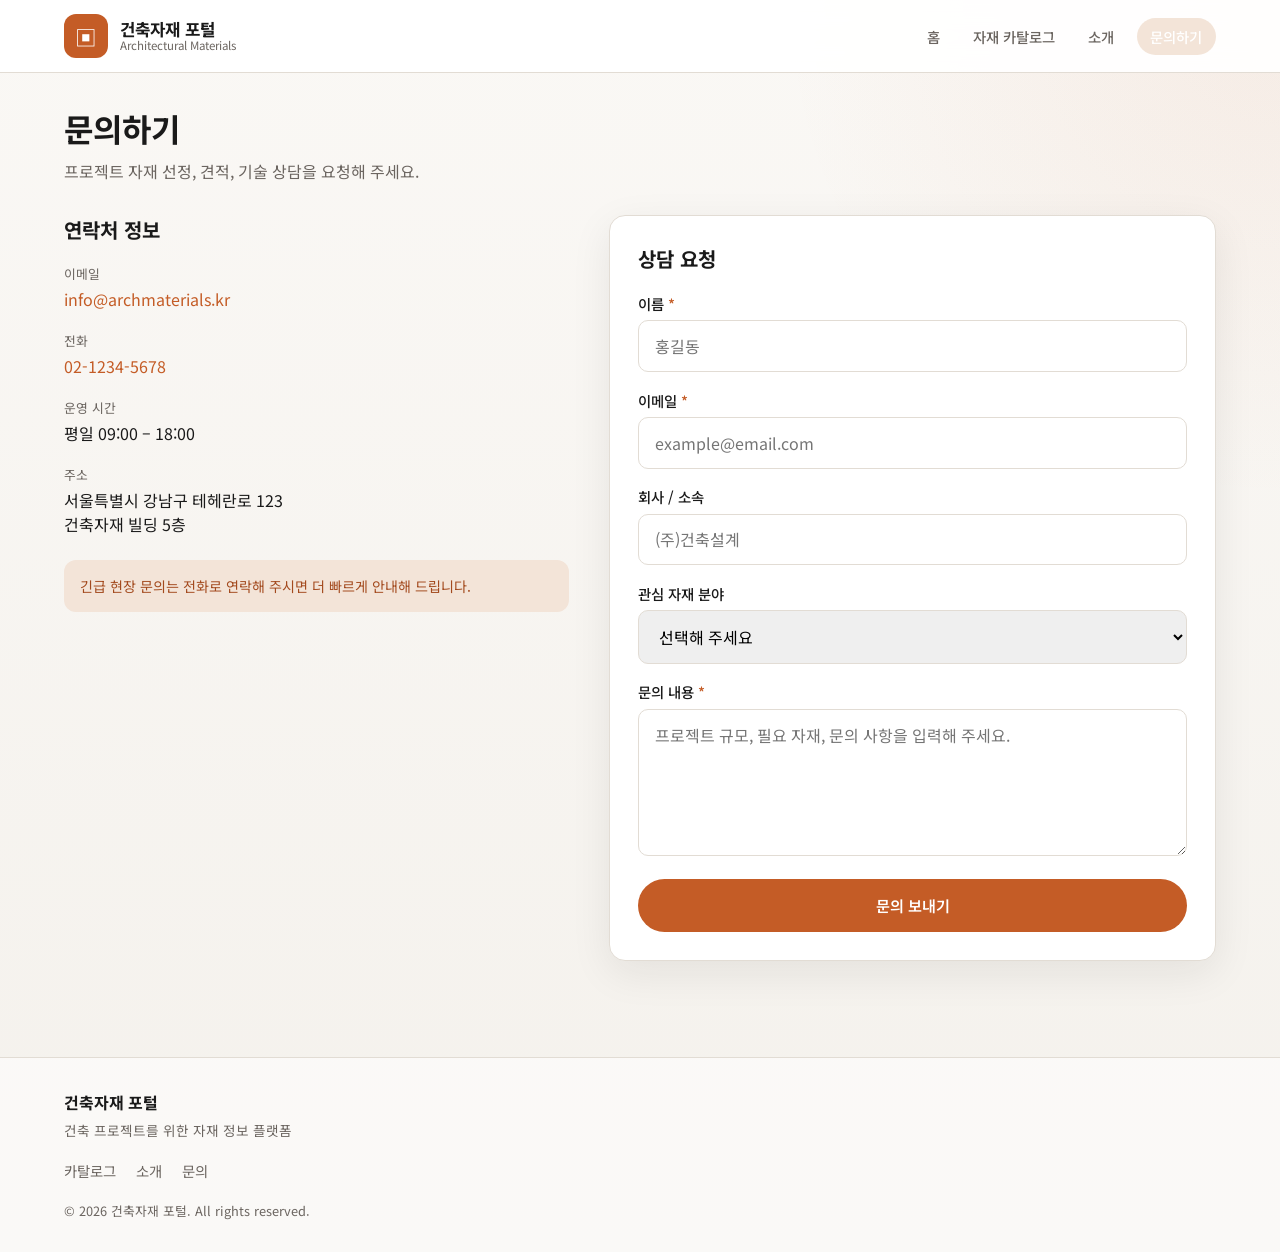
<file: contact.html>
<!DOCTYPE html>
<html lang="ko">
<head>
  <meta charset="UTF-8">
  <meta name="viewport" content="width=device-width, initial-scale=1.0">
  <meta name="description" content="건축자재 포털 문의 - 자재 상담 및 견적 요청">
  <title>문의하기 | 건축자재 포털</title>
  <link rel="preconnect" href="https://fonts.googleapis.com">
  <link rel="preconnect" href="https://fonts.gstatic.com" crossorigin>
  <link href="https://fonts.googleapis.com/css2?family=Noto+Sans+KR:wght@400;500;600;700&display=swap" rel="stylesheet">
  <link rel="stylesheet" href="styles.css">
</head>
<body>
  <header class="site-header">
    <div class="site-header__inner">
      <a class="site-brand" href="index.html">
        <span class="site-brand__logo" aria-hidden="true">▣</span>
        <span class="site-brand__text">
          <strong>건축자재 포털</strong>
          <small>Architectural Materials</small>
        </span>
      </a>
      <button class="nav-toggle" type="button" aria-expanded="false" aria-controls="siteNav" aria-label="메뉴 열기">
        <span></span><span></span><span></span>
      </button>
      <nav class="site-nav" id="siteNav">
        <a class="site-nav__link" href="index.html">홈</a>
        <a class="site-nav__link" href="catalog.html">자재 카탈로그</a>
        <a class="site-nav__link" href="about.html">소개</a>
        <a class="site-nav__link site-nav__link--cta is-active" href="contact.html">문의하기</a>
      </nav>
    </div>
  </header>

  <main class="page-main">
    <div class="page-header">
      <h1>문의하기</h1>
      <p>프로젝트 자재 선정, 견적, 기술 상담을 요청해 주세요.</p>
    </div>

    <div class="contact-layout">
      <section class="contact-info">
        <h2>연락처 정보</h2>
        <dl class="contact-details">
          <div>
            <dt>이메일</dt>
            <dd><a href="mailto:info@archmaterials.kr">info@archmaterials.kr</a></dd>
          </div>
          <div>
            <dt>전화</dt>
            <dd><a href="tel:0212345678">02-1234-5678</a></dd>
          </div>
          <div>
            <dt>운영 시간</dt>
            <dd>평일 09:00 – 18:00</dd>
          </div>
          <div>
            <dt>주소</dt>
            <dd>서울특별시 강남구 테헤란로 123<br>건축자재 빌딩 5층</dd>
          </div>
        </dl>
        <div class="contact-note">
          <p>긴급 현장 문의는 전화로 연락해 주시면 더 빠르게 안내해 드립니다.</p>
        </div>
      </section>

      <section class="contact-form-wrap">
        <h2>상담 요청</h2>
        <form class="contact-form" id="contactForm" novalidate>
          <div class="form-group">
            <label for="name">이름 <span class="required">*</span></label>
            <input type="text" id="name" name="name" required placeholder="홍길동">
          </div>
          <div class="form-group">
            <label for="email">이메일 <span class="required">*</span></label>
            <input type="email" id="email" name="email" required placeholder="example@email.com">
          </div>
          <div class="form-group">
            <label for="company">회사 / 소속</label>
            <input type="text" id="company" name="company" placeholder="(주)건축설계">
          </div>
          <div class="form-group">
            <label for="category">관심 자재 분야</label>
            <select id="category" name="category">
              <option value="">선택해 주세요</option>
            </select>
          </div>
          <div class="form-group">
            <label for="message">문의 내용 <span class="required">*</span></label>
            <textarea id="message" name="message" rows="5" required placeholder="프로젝트 규모, 필요 자재, 문의 사항을 입력해 주세요."></textarea>
          </div>
          <button class="btn btn--primary btn--full" type="submit">문의 보내기</button>
          <p class="form-success" id="formSuccess" hidden>문의가 접수되었습니다. 빠른 시일 내에 연락드리겠습니다.</p>
        </form>
      </section>
    </div>
  </main>

  <footer class="site-footer">
    <div class="site-footer__inner">
      <div class="site-footer__brand">
        <strong>건축자재 포털</strong>
        <p>건축 프로젝트를 위한 자재 정보 플랫폼</p>
      </div>
      <nav class="site-footer__nav">
        <a href="catalog.html">카탈로그</a>
        <a href="about.html">소개</a>
        <a href="contact.html">문의</a>
      </nav>
      <p class="site-footer__copy">&copy; 2026 건축자재 포털. All rights reserved.</p>
    </div>
  </footer>

  <script src="materials.js"></script>
  <script src="contact.js"></script>
  <script src="nav.js"></script>
</body>
</html>
</file>
<file: styles.css>
:root {
  --bg: #f4f1ec;
  --surface: #ffffff;
  --text: #1a1a1a;
  --muted: #6b6560;
  --accent: #c45c26;
  --accent-dark: #a34a1e;
  --accent-soft: #f3e4d8;
  --border: #e2dcd4;
  --shadow: 0 12px 40px rgba(26, 26, 26, 0.08);
  --radius: 16px;
  --header-h: 72px;
}

*,
*::before,
*::after {
  box-sizing: border-box;
}

body {
  margin: 0;
  font-family: "Noto Sans KR", sans-serif;
  color: var(--text);
  background:
    radial-gradient(circle at top right, rgba(196, 92, 38, 0.08), transparent 28%),
    linear-gradient(180deg, #faf8f5 0%, var(--bg) 100%);
  min-height: 100vh;
}

a {
  color: inherit;
  text-decoration: none;
}

img {
  max-width: 100%;
  display: block;
}

.visually-hidden {
  position: absolute;
  width: 1px;
  height: 1px;
  padding: 0;
  margin: -1px;
  overflow: hidden;
  clip: rect(0, 0, 0, 0);
  white-space: nowrap;
  border: 0;
}

/* Site Header */
.site-header {
  position: sticky;
  top: 0;
  z-index: 100;
  border-bottom: 1px solid var(--border);
  background: rgba(255, 255, 255, 0.92);
  backdrop-filter: blur(12px);
}

.site-header__inner {
  max-width: 1200px;
  margin: 0 auto;
  padding: 0 1.5rem;
  height: var(--header-h);
  display: flex;
  align-items: center;
  justify-content: space-between;
  gap: 1rem;
}

.site-brand {
  display: flex;
  align-items: center;
  gap: 0.75rem;
}

.site-brand__logo {
  display: grid;
  place-items: center;
  width: 2.75rem;
  height: 2.75rem;
  border-radius: 12px;
  background: var(--accent);
  color: white;
  font-size: 1.35rem;
}

.site-brand__text {
  display: flex;
  flex-direction: column;
  line-height: 1.2;
}

.site-brand__text strong {
  font-size: 1.05rem;
}

.site-brand__text small {
  color: var(--muted);
  font-size: 0.72rem;
}

.site-nav {
  display: flex;
  align-items: center;
  gap: 0.35rem;
}

.site-nav__link {
  padding: 0.5rem 0.85rem;
  border-radius: 999px;
  font-size: 0.9rem;
  font-weight: 500;
  color: var(--muted);
  transition: color 0.2s, background 0.2s;
}

.site-nav__link:hover {
  color: var(--text);
  background: rgba(0, 0, 0, 0.04);
}

.site-nav__link.is-active {
  color: var(--accent);
  background: var(--accent-soft);
}

.site-nav__link--cta {
  background: var(--accent);
  color: white !important;
  margin-left: 0.25rem;
}

.site-nav__link--cta:hover {
  background: var(--accent-dark);
}

.nav-toggle {
  display: none;
  flex-direction: column;
  justify-content: center;
  gap: 5px;
  width: 2.5rem;
  height: 2.5rem;
  padding: 0;
  border: 1px solid var(--border);
  border-radius: 10px;
  background: var(--surface);
  cursor: pointer;
}

.nav-toggle span {
  display: block;
  width: 18px;
  height: 2px;
  margin: 0 auto;
  background: var(--text);
  border-radius: 2px;
}

/* Buttons */
.btn {
  display: inline-flex;
  align-items: center;
  justify-content: center;
  padding: 0.85rem 1.5rem;
  border-radius: 999px;
  font: inherit;
  font-weight: 600;
  font-size: 0.95rem;
  border: 2px solid transparent;
  cursor: pointer;
  transition: all 0.2s;
}

.btn--primary {
  background: var(--accent);
  color: white;
}

.btn--primary:hover {
  background: var(--accent-dark);
}

.btn--ghost {
  background: transparent;
  border-color: var(--border);
  color: var(--text);
}

.btn--ghost:hover {
  border-color: var(--accent);
  color: var(--accent);
}

.btn--outline {
  background: transparent;
  border-color: var(--accent);
  color: var(--accent);
}

.btn--outline:hover {
  background: var(--accent-soft);
}

.btn--light {
  background: white;
  color: var(--accent);
}

.btn--light:hover {
  background: var(--accent-soft);
}

.btn--full {
  width: 100%;
}

/* Hero */
.hero {
  max-width: 1200px;
  margin: 0 auto;
  padding: 3rem 1.5rem 4rem;
  display: grid;
  grid-template-columns: 1.1fr 0.9fr;
  gap: 3rem;
  align-items: center;
}

.hero__eyebrow {
  margin: 0 0 0.75rem;
  color: var(--accent);
  font-size: 0.85rem;
  font-weight: 600;
  letter-spacing: 0.04em;
  text-transform: uppercase;
}

.hero__title {
  margin: 0;
  font-size: clamp(2rem, 5vw, 3rem);
  line-height: 1.2;
  font-weight: 700;
}

.hero__desc {
  margin: 1.25rem 0 0;
  color: var(--muted);
  font-size: 1.05rem;
  line-height: 1.7;
  max-width: 32rem;
}

.hero__actions {
  display: flex;
  flex-wrap: wrap;
  gap: 0.75rem;
  margin-top: 2rem;
}

.hero__stats {
  display: flex;
  gap: 2rem;
  margin: 2.5rem 0 0;
  padding: 0;
}

.hero__stats div {
  display: flex;
  flex-direction: column;
  gap: 0.25rem;
}

.hero__stats dt {
  font-size: 0.8rem;
  color: var(--muted);
}

.hero__stats dd {
  margin: 0;
  font-size: 1.5rem;
  font-weight: 700;
  color: var(--accent);
}

.hero__grid {
  display: grid;
  grid-template-columns: 1fr 1fr;
  gap: 1rem;
}

.hero__grid img {
  width: 100%;
  aspect-ratio: 4 / 3;
  object-fit: cover;
  border-radius: var(--radius);
  box-shadow: var(--shadow);
}

.hero__grid img:first-child {
  transform: translateY(1.5rem);
}

.hero__grid img:last-child {
  transform: translateY(-1.5rem);
}

/* Sections */
.section {
  max-width: 1200px;
  margin: 0 auto;
  padding: 3rem 1.5rem;
}

.section--alt {
  background: rgba(255, 255, 255, 0.55);
  border-block: 1px solid var(--border);
  max-width: none;
}

.section--alt > * {
  max-width: 1200px;
  margin-inline: auto;
}

.section__head {
  margin-bottom: 2rem;
}

.section__head h2 {
  margin: 0;
  font-size: 1.65rem;
}

.section__head p {
  margin: 0.5rem 0 0;
  color: var(--muted);
}

.section__footer {
  text-align: center;
  margin-top: 2rem;
}

/* Category Grid */
.category-grid {
  display: grid;
  grid-template-columns: repeat(auto-fill, minmax(200px, 1fr));
  gap: 1rem;
}

.category-card {
  display: flex;
  flex-direction: column;
  background: var(--surface);
  border-radius: var(--radius);
  overflow: hidden;
  box-shadow: var(--shadow);
  transition: transform 0.25s, box-shadow 0.25s;
}

.category-card:hover {
  transform: translateY(-4px);
  box-shadow: 0 18px 48px rgba(26, 26, 26, 0.12);
}

.category-card__img {
  width: 100%;
  aspect-ratio: 16 / 10;
  object-fit: cover;
  background: #ece7e0;
}

.category-card__body {
  padding: 1rem 1.1rem;
}

.category-card__body h3 {
  margin: 0;
  font-size: 1rem;
}

.category-card__body p {
  margin: 0.3rem 0 0;
  color: var(--muted);
  font-size: 0.85rem;
}

/* Featured Grid */
.featured-grid {
  display: grid;
  grid-template-columns: repeat(auto-fill, minmax(260px, 1fr));
  gap: 1.25rem;
}

/* Features */
.features {
  display: grid;
  grid-template-columns: repeat(auto-fit, minmax(240px, 1fr));
  gap: 1.25rem;
}

.feature-card {
  padding: 1.5rem;
  background: var(--surface);
  border-radius: var(--radius);
  border: 1px solid var(--border);
}

.feature-card__icon {
  font-size: 1.75rem;
}

.feature-card h3 {
  margin: 0.75rem 0 0;
  font-size: 1.1rem;
}

.feature-card p {
  margin: 0.5rem 0 0;
  color: var(--muted);
  font-size: 0.9rem;
  line-height: 1.6;
}

/* CTA Banner */
.cta-banner {
  background: linear-gradient(135deg, var(--accent) 0%, #8b4513 100%);
  color: white;
  padding: 3.5rem 1.5rem;
}

.cta-banner__inner {
  max-width: 720px;
  margin: 0 auto;
  text-align: center;
}

.cta-banner__inner h2 {
  margin: 0;
  font-size: 1.75rem;
}

.cta-banner__inner p {
  margin: 0.75rem 0 1.5rem;
  opacity: 0.9;
}

/* Page Layout */
.page-main {
  max-width: 1200px;
  margin: 0 auto;
  padding: 2rem 1.5rem 3rem;
}

.page-header {
  margin-bottom: 2rem;
}

.page-header h1 {
  margin: 0;
  font-size: 2rem;
}

.page-header p {
  margin: 0.5rem 0 0;
  color: var(--muted);
}

/* Toolbar & Gallery */
.toolbar {
  display: grid;
  gap: 1rem;
  margin-bottom: 1rem;
}

.search input {
  width: 100%;
  padding: 0.95rem 1.1rem;
  border: 1px solid var(--border);
  border-radius: 999px;
  background: var(--surface);
  font: inherit;
  outline: none;
  transition: border-color 0.2s, box-shadow 0.2s;
}

.search input:focus {
  border-color: var(--accent);
  box-shadow: 0 0 0 4px rgba(196, 92, 38, 0.12);
}

.filters {
  display: flex;
  flex-wrap: wrap;
  gap: 0.6rem;
}

.filter-btn {
  border: 1px solid var(--border);
  background: var(--surface);
  color: var(--text);
  padding: 0.55rem 0.95rem;
  border-radius: 999px;
  font: inherit;
  cursor: pointer;
  transition: all 0.2s;
}

.filter-btn:hover {
  border-color: var(--accent);
}

.filter-btn.is-active {
  background: var(--accent);
  border-color: var(--accent);
  color: white;
}

.catalog-meta {
  margin-bottom: 1.25rem;
}

.catalog-meta__count {
  font-size: 0.9rem;
  color: var(--muted);
  font-weight: 500;
}

.gallery {
  display: grid;
  grid-template-columns: repeat(auto-fill, minmax(260px, 1fr));
  gap: 1.25rem;
}

.card {
  border: 0;
  padding: 0;
  background: var(--surface);
  border-radius: var(--radius);
  overflow: hidden;
  box-shadow: var(--shadow);
  cursor: pointer;
  text-align: left;
  transition: transform 0.25s ease, box-shadow 0.25s ease;
}

.card--link {
  display: block;
  color: inherit;
}

.card:hover {
  transform: translateY(-4px);
  box-shadow: 0 18px 48px rgba(26, 26, 26, 0.12);
}

.card__image-wrap {
  aspect-ratio: 4 / 3;
  overflow: hidden;
  background: #ece7e0;
}

.card__image {
  width: 100%;
  height: 100%;
  object-fit: cover;
  display: block;
  transition: transform 0.35s ease;
}

.card:hover .card__image {
  transform: scale(1.04);
}

.card__body {
  padding: 1rem 1.1rem 1.15rem;
}

.card__category {
  display: inline-block;
  margin-bottom: 0.45rem;
  padding: 0.2rem 0.55rem;
  border-radius: 999px;
  background: var(--accent-soft);
  color: var(--accent);
  font-size: 0.75rem;
  font-weight: 600;
}

.card__title {
  margin: 0;
  font-size: 1.05rem;
  font-weight: 700;
}

.card__description {
  margin: 0.45rem 0 0;
  color: var(--muted);
  font-size: 0.88rem;
  line-height: 1.5;
  display: -webkit-box;
  -webkit-line-clamp: 2;
  -webkit-box-orient: vertical;
  overflow: hidden;
}

.empty-state {
  text-align: center;
  color: var(--muted);
  padding: 3rem 1rem;
}

/* About Page */
.about-intro {
  display: grid;
  grid-template-columns: 1.2fr 0.8fr;
  gap: 2.5rem;
  align-items: center;
  margin-bottom: 1rem;
}

.about-intro__text h2 {
  margin: 0 0 1rem;
  font-size: 1.5rem;
}

.about-intro__text p {
  margin: 0 0 1rem;
  color: var(--muted);
  line-height: 1.75;
}

.about-intro__visual {
  display: grid;
  grid-template-columns: 1fr 1fr;
  gap: 0.75rem;
}

.about-intro__visual img {
  border-radius: 12px;
  box-shadow: var(--shadow);
}

.about-intro__visual img:first-child {
  grid-column: 1 / -1;
}

.about-list {
  list-style: none;
  padding: 0;
  margin: 0;
  display: grid;
  gap: 0.75rem;
}

.about-list li {
  display: flex;
  flex-wrap: wrap;
  gap: 0.5rem 1rem;
  padding: 1rem 1.25rem;
  background: var(--surface);
  border-radius: 12px;
  border: 1px solid var(--border);
}

.about-list strong {
  min-width: 4rem;
  color: var(--accent);
}

.about-list span {
  color: var(--muted);
  font-size: 0.9rem;
}

.steps {
  list-style: none;
  padding: 0;
  margin: 0;
  display: grid;
  gap: 1.25rem;
}

.step {
  display: flex;
  gap: 1.25rem;
  align-items: flex-start;
  padding: 1.25rem;
  background: var(--surface);
  border-radius: var(--radius);
  border: 1px solid var(--border);
}

.step__num {
  flex-shrink: 0;
  width: 2.5rem;
  height: 2.5rem;
  display: grid;
  place-items: center;
  border-radius: 50%;
  background: var(--accent);
  color: white;
  font-weight: 700;
}

.step h3 {
  margin: 0;
  font-size: 1.05rem;
}

.step p {
  margin: 0.4rem 0 0;
  color: var(--muted);
  font-size: 0.9rem;
  line-height: 1.6;
}

/* Contact Page */
.contact-layout {
  display: grid;
  grid-template-columns: 1fr 1.2fr;
  gap: 2.5rem;
  align-items: start;
}

.contact-info h2,
.contact-form-wrap h2 {
  margin: 0 0 1.25rem;
  font-size: 1.25rem;
}

.contact-details {
  margin: 0;
  display: grid;
  gap: 1.25rem;
}

.contact-details dt {
  font-size: 0.8rem;
  color: var(--muted);
  margin-bottom: 0.25rem;
}

.contact-details dd {
  margin: 0;
  line-height: 1.5;
}

.contact-details a {
  color: var(--accent);
}

.contact-details a:hover {
  text-decoration: underline;
}

.contact-note {
  margin-top: 1.5rem;
  padding: 1rem;
  background: var(--accent-soft);
  border-radius: 12px;
  font-size: 0.88rem;
  color: var(--accent-dark);
}

.contact-note p {
  margin: 0;
}

.contact-form-wrap {
  padding: 1.75rem;
  background: var(--surface);
  border-radius: var(--radius);
  border: 1px solid var(--border);
  box-shadow: var(--shadow);
}

.form-group {
  margin-bottom: 1.1rem;
}

.form-group label {
  display: block;
  margin-bottom: 0.4rem;
  font-size: 0.9rem;
  font-weight: 500;
}

.required {
  color: var(--accent);
}

.form-group input,
.form-group select,
.form-group textarea {
  width: 100%;
  padding: 0.8rem 1rem;
  border: 1px solid var(--border);
  border-radius: 10px;
  font: inherit;
  outline: none;
  transition: border-color 0.2s, box-shadow 0.2s;
}

.form-group input:focus,
.form-group select:focus,
.form-group textarea:focus {
  border-color: var(--accent);
  box-shadow: 0 0 0 3px rgba(196, 92, 38, 0.1);
}

.form-group textarea {
  resize: vertical;
  min-height: 120px;
}

.form-success {
  margin: 1rem 0 0;
  padding: 0.85rem;
  background: #e8f5e9;
  color: #2e7d32;
  border-radius: 10px;
  font-size: 0.9rem;
  text-align: center;
}

/* Lightbox */
.lightbox {
  position: relative;
  width: min(920px, calc(100vw - 2rem));
  max-height: calc(100vh - 2rem);
  padding: 0;
  border: 0;
  border-radius: 20px;
  overflow: hidden;
  background: var(--surface);
  box-shadow: 0 24px 80px rgba(0, 0, 0, 0.25);
}

.lightbox::backdrop {
  background: rgba(20, 18, 16, 0.72);
  backdrop-filter: blur(4px);
}

.lightbox__close {
  position: absolute;
  top: 0.75rem;
  right: 0.75rem;
  z-index: 2;
  width: 2.5rem;
  height: 2.5rem;
  border: 0;
  border-radius: 50%;
  background: rgba(255, 255, 255, 0.92);
  font-size: 1.5rem;
  line-height: 1;
  cursor: pointer;
}

.lightbox__figure {
  margin: 0;
}

.lightbox__image {
  width: 100%;
  max-height: 58vh;
  object-fit: cover;
  display: block;
  background: #ece7e0;
}

.lightbox__caption {
  padding: 1.25rem 1.5rem 1.5rem;
}

.lightbox__caption h2 {
  margin: 0;
  font-size: 1.35rem;
}

.lightbox__caption p {
  margin: 0.65rem 0 0;
  color: var(--muted);
  line-height: 1.6;
}

.lightbox__meta {
  display: flex;
  flex-wrap: wrap;
  gap: 0.5rem;
  margin-top: 1rem;
  align-items: center;
}

.badge {
  display: inline-block;
  padding: 0.25rem 0.65rem;
  border-radius: 999px;
  background: var(--accent-soft);
  color: var(--accent);
  font-size: 0.8rem;
  font-weight: 600;
}

.lightbox__tags {
  color: var(--muted);
  font-size: 0.85rem;
}

/* Footer */
.site-footer {
  margin-top: 3rem;
  border-top: 1px solid var(--border);
  background: rgba(255, 255, 255, 0.6);
}

.site-footer__inner {
  max-width: 1200px;
  margin: 0 auto;
  padding: 2rem 1.5rem;
  display: grid;
  gap: 1.25rem;
}

.site-footer__brand strong {
  font-size: 1rem;
}

.site-footer__brand p {
  margin: 0.35rem 0 0;
  color: var(--muted);
  font-size: 0.85rem;
}

.site-footer__nav {
  display: flex;
  gap: 1.25rem;
}

.site-footer__nav a {
  color: var(--muted);
  font-size: 0.9rem;
}

.site-footer__nav a:hover {
  color: var(--accent);
}

.site-footer__copy {
  margin: 0;
  color: var(--muted);
  font-size: 0.8rem;
}

/* Responsive */
@media (max-width: 900px) {
  .hero {
    grid-template-columns: 1fr;
    padding-top: 2rem;
  }

  .hero__visual {
    order: -1;
  }

  .hero__grid img:first-child,
  .hero__grid img:last-child {
    transform: none;
  }

  .about-intro,
  .contact-layout {
    grid-template-columns: 1fr;
  }
}

@media (max-width: 768px) {
  .nav-toggle {
    display: flex;
  }

  .site-nav {
    position: absolute;
    top: var(--header-h);
    left: 0;
    right: 0;
    flex-direction: column;
    align-items: stretch;
    padding: 1rem 1.5rem 1.5rem;
    background: var(--surface);
    border-bottom: 1px solid var(--border);
    box-shadow: var(--shadow);
    display: none;
  }

  .site-nav.is-open {
    display: flex;
  }

  .site-nav__link {
    padding: 0.75rem 1rem;
  }

  .site-nav__link--cta {
    margin-left: 0;
    text-align: center;
  }

  .site-header__inner {
    position: relative;
  }

  .hero__stats {
    gap: 1.25rem;
  }
}

@media (max-width: 640px) {
  .page-header h1 {
    font-size: 1.65rem;
  }

  .hero__actions {
    flex-direction: column;
  }

  .hero__actions .btn {
    width: 100%;
  }
}

/* Chatbot */
.chatbot {
  position: fixed;
  right: 1.25rem;
  bottom: 1.25rem;
  z-index: 200;
  font-family: "Noto Sans KR", sans-serif;
}

.chatbot__toggle {
  display: flex;
  align-items: center;
  gap: 0.5rem;
  padding: 0.85rem 1.15rem;
  border: 0;
  border-radius: 999px;
  background: var(--accent);
  color: white;
  font: inherit;
  font-weight: 600;
  font-size: 0.95rem;
  cursor: pointer;
  box-shadow: 0 8px 28px rgba(196, 92, 38, 0.35);
  transition: transform 0.2s, background 0.2s, opacity 0.2s;
}

.chatbot__toggle:hover {
  background: var(--accent-dark);
  transform: translateY(-2px);
}

.chatbot__toggle.is-hidden {
  opacity: 0;
  pointer-events: none;
  transform: scale(0.9);
}

.chatbot__toggle-icon {
  font-size: 1.2rem;
  line-height: 1;
}

.chatbot__panel {
  position: absolute;
  right: 0;
  bottom: calc(100% + 0.75rem);
  width: min(380px, calc(100vw - 2.5rem));
  height: min(520px, calc(100vh - 6rem));
  display: flex;
  flex-direction: column;
  background: var(--surface);
  border: 1px solid var(--border);
  border-radius: 20px;
  box-shadow: 0 20px 60px rgba(26, 26, 26, 0.18);
  overflow: hidden;
}

.chatbot__header {
  display: flex;
  align-items: flex-start;
  justify-content: space-between;
  gap: 0.75rem;
  padding: 1rem 1.1rem;
  background: linear-gradient(135deg, var(--accent) 0%, #8b4513 100%);
  color: white;
}

.chatbot__title {
  margin: 0;
  font-size: 1rem;
  font-weight: 700;
}

.chatbot__subtitle {
  margin: 0.2rem 0 0;
  font-size: 0.78rem;
  opacity: 0.88;
}

.chatbot__close {
  flex-shrink: 0;
  width: 2rem;
  height: 2rem;
  border: 0;
  border-radius: 50%;
  background: rgba(255, 255, 255, 0.2);
  color: white;
  font-size: 1.35rem;
  line-height: 1;
  cursor: pointer;
}

.chatbot__close:hover {
  background: rgba(255, 255, 255, 0.32);
}

.chatbot__messages {
  flex: 1;
  overflow-y: auto;
  padding: 1rem;
  display: flex;
  flex-direction: column;
  gap: 0.75rem;
  background: #faf8f5;
}

.chatbot-message {
  display: flex;
}

.chatbot-message--user {
  justify-content: flex-end;
}

.chatbot-message--assistant {
  justify-content: flex-start;
}

.chatbot-message__bubble {
  max-width: 88%;
  padding: 0.7rem 0.9rem;
  border-radius: 14px;
  font-size: 0.88rem;
  line-height: 1.55;
  white-space: pre-wrap;
  word-break: break-word;
}

.chatbot-message--user .chatbot-message__bubble {
  background: var(--accent);
  color: white;
  border-bottom-right-radius: 4px;
}

.chatbot-message--assistant .chatbot-message__bubble {
  background: white;
  color: var(--text);
  border: 1px solid var(--border);
  border-bottom-left-radius: 4px;
}

.chatbot-dots {
  display: inline-flex;
  gap: 4px;
  align-items: center;
  height: 1rem;
}

.chatbot-dots span {
  width: 6px;
  height: 6px;
  border-radius: 50%;
  background: var(--muted);
  animation: chatbot-bounce 1.2s infinite ease-in-out;
}

.chatbot-dots span:nth-child(2) {
  animation-delay: 0.15s;
}

.chatbot-dots span:nth-child(3) {
  animation-delay: 0.3s;
}

@keyframes chatbot-bounce {
  0%, 80%, 100% { transform: translateY(0); opacity: 0.5; }
  40% { transform: translateY(-4px); opacity: 1; }
}

.chatbot__status {
  min-height: 1.25rem;
  margin: 0;
  padding: 0 1rem;
  font-size: 0.75rem;
  color: var(--muted);
}

.chatbot__form {
  display: flex;
  align-items: flex-end;
  gap: 0.5rem;
  padding: 0.75rem;
  border-top: 1px solid var(--border);
  background: var(--surface);
}

.chatbot__form textarea {
  flex: 1;
  min-height: 2.5rem;
  max-height: 6rem;
  padding: 0.65rem 0.85rem;
  border: 1px solid var(--border);
  border-radius: 12px;
  font: inherit;
  font-size: 0.88rem;
  resize: none;
  outline: none;
}

.chatbot__form textarea:focus {
  border-color: var(--accent);
  box-shadow: 0 0 0 3px rgba(196, 92, 38, 0.12);
}

.chatbot__send {
  flex-shrink: 0;
  width: 2.5rem;
  height: 2.5rem;
  display: grid;
  place-items: center;
  border: 0;
  border-radius: 12px;
  background: var(--accent);
  color: white;
  cursor: pointer;
}

.chatbot__send:hover:not(:disabled) {
  background: var(--accent-dark);
}

.chatbot__send:disabled,
.chatbot__form textarea:disabled {
  opacity: 0.6;
  cursor: not-allowed;
}

@media (max-width: 480px) {
  .chatbot {
    right: 0.75rem;
    bottom: 0.75rem;
  }

  .chatbot__panel {
    width: calc(100vw - 1.5rem);
    height: min(70vh, 480px);
  }

  .chatbot__toggle-label {
    display: none;
  }

  .chatbot__toggle {
    width: 3.25rem;
    height: 3.25rem;
    padding: 0;
    justify-content: center;
    border-radius: 50%;
  }
}
</file>
<file: showroom/styles.css>
/* ===== Variables ===== */
:root {
  --color-bg: #f7f5f1;
  --color-surface: #ffffff;
  --color-dark: #121110;
  --color-text: #2e2a26;
  --color-muted: #7a736a;
  --color-accent: #8b6914;
  --color-accent-light: #b8922e;
  --color-accent-glow: rgba(139, 105, 20, 0.22);
  --color-border: #e3ddd4;
  --color-section-alt: #f0ece6;
  --font-sans: 'Noto Sans KR', sans-serif;
  --font-serif: 'Playfair Display', serif;
  --shadow-sm: 0 2px 12px rgba(20, 18, 16, 0.06);
  --shadow-md: 0 12px 40px rgba(20, 18, 16, 0.1);
  --shadow-lg: 0 24px 64px rgba(20, 18, 16, 0.16);
  --radius: 14px;
  --radius-lg: 22px;
  --transition: 0.35s cubic-bezier(0.4, 0, 0.2, 1);
  --transition-spring: 0.5s cubic-bezier(0.34, 1.56, 0.64, 1);
}

/* ===== Reset ===== */
*, *::before, *::after {
  box-sizing: border-box;
  margin: 0;
  padding: 0;
}

html {
  scroll-behavior: smooth;
}

.page-top {
  position: absolute;
  top: 0;
}

body {
  font-family: var(--font-sans);
  background: var(--color-bg);
  color: var(--color-text);
  line-height: 1.65;
  overflow-x: hidden;
}

a {
  color: inherit;
  text-decoration: none;
}

img {
  max-width: 100%;
  display: block;
}

button, input, select, textarea {
  font-family: inherit;
}

.container {
  max-width: 1200px;
  margin: 0 auto;
  padding: 0 24px;
}

/* ===== Grain overlay ===== */
.grain {
  position: fixed;
  inset: 0;
  z-index: 9999;
  pointer-events: none;
  opacity: 0.035;
  background-image: url("data:image/svg+xml,%3Csvg viewBox='0 0 256 256' xmlns='http://www.w3.org/2000/svg'%3E%3Cfilter id='n'%3E%3CfeTurbulence type='fractalNoise' baseFrequency='0.85' numOctaves='4' stitchTiles='stitch'/%3E%3C/filter%3E%3Crect width='100%25' height='100%25' filter='url(%23n)'/%3E%3C/svg%3E");
}

/* ===== Reveal animations ===== */
.reveal,
.reveal-left,
.reveal-right {
  opacity: 0;
  transition: opacity 0.8s ease, transform 0.8s cubic-bezier(0.4, 0, 0.2, 1);
}

.reveal { transform: translateY(32px); }
.reveal-left { transform: translateX(-40px); }
.reveal-right { transform: translateX(40px); }

.reveal.visible,
.reveal-left.visible,
.reveal-right.visible {
  opacity: 1;
  transform: translate(0);
}

.reveal-delay-1 { transition-delay: 0.1s; }
.reveal-delay-2 { transition-delay: 0.2s; }
.reveal-delay-3 { transition-delay: 0.3s; }
.reveal-delay-4 { transition-delay: 0.45s; }

.zone-card.reveal { transition-delay: calc(var(--delay, 0) * 0.12s); }

/* ===== Header ===== */
.header {
  position: fixed;
  top: 0;
  left: 0;
  right: 0;
  z-index: 100;
  background: rgba(247, 245, 241, 0.92);
  backdrop-filter: blur(20px);
  -webkit-backdrop-filter: blur(20px);
  border-bottom: 1px solid transparent;
  transition: border-color var(--transition), box-shadow var(--transition), background var(--transition);
}

.header.scrolled {
  border-color: var(--color-border);
  box-shadow: var(--shadow-sm);
  background: rgba(247, 245, 241, 0.98);
}

.nav {
  max-width: 1200px;
  margin: 0 auto;
  padding: 14px 24px;
  display: flex;
  align-items: center;
  justify-content: space-between;
  gap: 24px;
}

.logo {
  display: flex;
  align-items: center;
  gap: 10px;
  font-weight: 600;
  font-size: 1.05rem;
  color: var(--color-dark);
  flex-shrink: 0;
}

.logo-icon {
  color: var(--color-accent);
  display: flex;
}

.nav-links {
  display: flex;
  list-style: none;
  gap: 8px;
}

.nav-links a {
  font-size: 0.88rem;
  font-weight: 500;
  color: var(--color-muted);
  padding: 8px 16px;
  border-radius: 50px;
  transition: all var(--transition);
}

.nav-links a:hover,
.nav-links a.active {
  color: var(--color-dark);
  background: rgba(20, 18, 16, 0.05);
}

.nav-cta {
  font-size: 0.85rem;
  font-weight: 600;
  padding: 10px 20px;
  background: var(--color-dark);
  color: #fff;
  border-radius: 50px;
  transition: all var(--transition);
  flex-shrink: 0;
}

.nav-cta:hover {
  background: var(--color-accent);
  transform: translateY(-1px);
  box-shadow: 0 4px 16px var(--color-accent-glow);
}

.nav-toggle {
  display: none;
  flex-direction: column;
  gap: 5px;
  background: none;
  border: none;
  cursor: pointer;
  padding: 4px;
}

.nav-toggle span {
  display: block;
  width: 22px;
  height: 2px;
  background: var(--color-dark);
  transition: var(--transition);
  border-radius: 2px;
}

/* ===== Buttons ===== */
.btn {
  display: inline-flex;
  align-items: center;
  justify-content: center;
  gap: 8px;
  padding: 14px 28px;
  border-radius: 50px;
  font-size: 0.92rem;
  font-weight: 500;
  border: 2px solid transparent;
  cursor: pointer;
  transition: all var(--transition);
}

.btn-primary {
  background: var(--color-dark);
  color: #fff;
}

.btn-primary:hover {
  background: var(--color-accent);
  transform: translateY(-2px);
  box-shadow: 0 8px 24px var(--color-accent-glow);
}

.btn-outline {
  border-color: rgba(20, 18, 16, 0.2);
  color: var(--color-dark);
  background: rgba(255, 255, 255, 0.6);
  backdrop-filter: blur(8px);
}

.btn-outline:hover {
  background: var(--color-dark);
  color: #fff;
  border-color: var(--color-dark);
}

.btn-full {
  width: 100%;
}

/* ===== Hero ===== */
.hero {
  position: relative;
  min-height: 100vh;
  display: flex;
  flex-direction: column;
  justify-content: center;
  padding: 130px 24px 80px;
  overflow: hidden;
}

.hero-bg {
  position: absolute;
  inset: 0;
  z-index: -1;
  overflow: hidden;
}

.hero-grid {
  position: absolute;
  inset: 0;
  background-image:
    linear-gradient(rgba(166, 124, 46, 0.04) 1px, transparent 1px),
    linear-gradient(90deg, rgba(166, 124, 46, 0.04) 1px, transparent 1px);
  background-size: 60px 60px;
  mask-image: radial-gradient(ellipse 80% 70% at 50% 50%, black 20%, transparent 80%);
}

.hero-orb {
  position: absolute;
  border-radius: 50%;
  filter: blur(80px);
  animation: float 12s ease-in-out infinite;
}

.hero-orb-1 {
  width: 500px;
  height: 500px;
  background: radial-gradient(circle, rgba(166, 124, 46, 0.18), transparent 70%);
  top: -10%;
  right: -5%;
}

.hero-orb-2 {
  width: 400px;
  height: 400px;
  background: radial-gradient(circle, rgba(196, 165, 116, 0.15), transparent 70%);
  bottom: 10%;
  left: -8%;
  animation-delay: -6s;
}

@keyframes float {
  0%, 100% { transform: translate(0, 0) scale(1); }
  33% { transform: translate(20px, -30px) scale(1.05); }
  66% { transform: translate(-15px, 20px) scale(0.95); }
}

.hero-swatches {
  position: absolute;
  right: 5%;
  top: 50%;
  transform: translateY(-50%);
  width: 380px;
  height: 420px;
  pointer-events: none;
}

.swatch {
  position: absolute;
  border-radius: var(--radius-lg);
  overflow: hidden;
  box-shadow: var(--shadow-lg);
  animation: swatchFloat 8s ease-in-out infinite;
}

.swatch-inner {
  width: 100%;
  height: 100%;
}

.swatch-1 {
  width: 200px;
  height: 240px;
  top: 0;
  right: 60px;
  transform: rotate(4deg);
  animation-delay: 0s;
}

.swatch-2 {
  width: 160px;
  height: 200px;
  bottom: 40px;
  right: 0;
  transform: rotate(-6deg);
  animation-delay: -2s;
}

.swatch-3 {
  width: 140px;
  height: 170px;
  top: 120px;
  right: 200px;
  transform: rotate(8deg);
  animation-delay: -4s;
}

.swatch-4 {
  width: 110px;
  height: 110px;
  bottom: 100px;
  right: 150px;
  border-radius: 50%;
  animation-delay: -3s;
}

@keyframes swatchFloat {
  0%, 100% { transform: translateY(0) rotate(var(--r, 4deg)); }
  50% { transform: translateY(-16px) rotate(var(--r, 4deg)); }
}

.swatch-1 { --r: 4deg; }
.swatch-2 { --r: -6deg; }
.swatch-3 { --r: 8deg; }
.swatch-4 { --r: 0deg; }

.hero-content {
  max-width: 1200px;
  margin: 0 auto;
  width: 100%;
  position: relative;
  z-index: 1;
}

.hero-label {
  display: inline-flex;
  align-items: center;
  gap: 8px;
  font-size: 0.75rem;
  font-weight: 600;
  letter-spacing: 0.18em;
  text-transform: uppercase;
  color: var(--color-accent);
  margin-bottom: 24px;
  padding: 6px 14px;
  background: rgba(166, 124, 46, 0.08);
  border-radius: 50px;
  border: 1px solid rgba(166, 124, 46, 0.15);
}

.hero h1 {
  font-family: var(--font-serif);
  font-size: clamp(2.4rem, 5.5vw, 4rem);
  font-weight: 500;
  line-height: 1.2;
  color: var(--color-dark);
  margin-bottom: 24px;
  max-width: 640px;
}

.hero h1 em {
  font-style: italic;
  color: var(--color-accent);
}

.hero-desc {
  font-size: 1.05rem;
  color: var(--color-muted);
  max-width: 480px;
  margin-bottom: 40px;
  line-height: 1.75;
}

.hero-actions {
  display: flex;
  gap: 14px;
  flex-wrap: wrap;
}

.hero-stats {
  max-width: 1200px;
  margin: 72px auto 0;
  width: 100%;
  display: flex;
  align-items: center;
  gap: 40px;
  padding: 32px 40px;
  background: rgba(255, 255, 255, 0.65);
  backdrop-filter: blur(12px);
  border: 1px solid rgba(255, 255, 255, 0.8);
  border-radius: var(--radius-lg);
  box-shadow: var(--shadow-sm);
}

.stat-divider {
  width: 1px;
  height: 48px;
  background: var(--color-border);
}

.stat strong {
  display: block;
  font-family: var(--font-serif);
  font-size: 2.6rem;
  font-weight: 600;
  color: var(--color-dark);
  line-height: 1;
  background: linear-gradient(135deg, var(--color-dark), var(--color-accent));
  -webkit-background-clip: text;
  -webkit-text-fill-color: transparent;
  background-clip: text;
}

.stat span {
  font-size: 0.82rem;
  color: var(--color-muted);
  margin-top: 8px;
  display: block;
  letter-spacing: 0.02em;
}

/* ===== Marquee ===== */
.marquee-section {
  padding: 0;
  overflow: hidden;
  border-block: 1px solid var(--color-border);
  background: var(--color-surface);
}

.marquee {
  padding: 18px 0;
  overflow: hidden;
}

.marquee-track {
  display: flex;
  flex-wrap: nowrap;
  align-items: center;
  gap: 40px;
  width: max-content;
  animation: marquee 30s linear infinite;
  font-family: var(--font-serif);
  font-size: 1.1rem;
  color: var(--color-muted);
  letter-spacing: 0.05em;
  white-space: nowrap;
}

.marquee-track span {
  flex-shrink: 0;
  white-space: nowrap;
}

.marquee-track .dot {
  color: var(--color-accent);
  font-size: 0.5rem;
  opacity: 0.6;
}

@keyframes marquee {
  from { transform: translateX(0); }
  to { transform: translateX(-50%); }
}

/* ===== Sections ===== */
section {
  padding: 110px 0;
}

.section-label {
  display: inline-block;
  font-size: 0.72rem;
  font-weight: 600;
  letter-spacing: 0.14em;
  text-transform: uppercase;
  color: var(--color-accent);
  margin-bottom: 14px;
}

.section-header {
  margin-bottom: 48px;
}

.section-header h2 {
  font-family: var(--font-serif);
  font-size: clamp(1.9rem, 3.2vw, 2.6rem);
  font-weight: 500;
  color: var(--color-dark);
  line-height: 1.25;
  letter-spacing: -0.02em;
}

.section-header h2::after {
  content: '';
  display: block;
  width: 48px;
  height: 2px;
  background: linear-gradient(90deg, var(--color-accent), var(--color-accent-light));
  margin-top: 18px;
  border-radius: 2px;
}

.section-header.light h2 {
  color: #fff;
}

.section-desc {
  color: var(--color-muted);
  margin-top: 14px;
  font-size: 0.95rem;
}

.section-desc.light {
  color: rgba(255, 255, 255, 0.55);
}

/* ===== About ===== */
.about-grid {
  display: grid;
  grid-template-columns: 1fr 1fr;
  gap: 72px;
  align-items: center;
}

.about-text h2 {
  font-family: var(--font-serif);
  font-size: clamp(1.9rem, 3vw, 2.4rem);
  font-weight: 500;
  color: var(--color-dark);
  margin-bottom: 22px;
  line-height: 1.3;
}

.about-text > p {
  color: var(--color-muted);
  margin-bottom: 36px;
  font-size: 0.98rem;
}

.about-features {
  list-style: none;
  display: flex;
  flex-direction: column;
  gap: 22px;
}

.about-features li {
  display: flex;
  gap: 16px;
  align-items: flex-start;
  padding: 16px;
  border-radius: var(--radius);
  transition: background var(--transition);
}

.about-features li:hover {
  background: rgba(255, 255, 255, 0.7);
}

.feature-icon {
  color: var(--color-accent);
  flex-shrink: 0;
  margin-top: 2px;
}

.about-features strong {
  display: block;
  color: var(--color-dark);
  margin-bottom: 4px;
  font-size: 0.95rem;
}

.about-features p {
  font-size: 0.88rem;
  color: var(--color-muted);
}

.about-visual {
  position: relative;
  height: 460px;
}

.about-card {
  position: absolute;
  border-radius: var(--radius-lg);
  overflow: hidden;
  box-shadow: var(--shadow-md);
  display: flex;
  align-items: flex-end;
  padding: 22px;
  transition: transform var(--transition-spring);
}

.about-card:hover {
  transform: scale(1.03) !important;
  z-index: 2;
}

.about-card span {
  position: relative;
  z-index: 2;
  color: #fff;
  font-weight: 600;
  font-size: 0.88rem;
  text-shadow: 0 2px 8px rgba(0, 0, 0, 0.4);
}

.card-overlay {
  position: absolute;
  inset: 0;
  background: linear-gradient(to top, rgba(0, 0, 0, 0.5) 0%, transparent 60%);
  z-index: 1;
}

.card-pattern {
  position: absolute;
  inset: 0;
}

.card-1 {
  width: 58%;
  height: 300px;
  top: 0;
  left: 0;
  transform: rotate(-2deg);
}

.card-2 {
  width: 52%;
  height: 240px;
  bottom: 0;
  right: 0;
  transform: rotate(3deg);
}

.card-3 {
  width: 46%;
  height: 190px;
  bottom: 70px;
  left: 28%;
  transform: rotate(-1deg);
}

.about-badge {
  position: absolute;
  top: 50%;
  right: -10px;
  transform: translateY(-50%);
  width: 100px;
  height: 100px;
  background: var(--color-dark);
  color: #fff;
  border-radius: 50%;
  display: flex;
  flex-direction: column;
  align-items: center;
  justify-content: center;
  text-align: center;
  box-shadow: var(--shadow-lg);
  z-index: 3;
}

.badge-num {
  font-family: var(--font-serif);
  font-size: 1.6rem;
  font-weight: 600;
  color: var(--color-accent-light);
  line-height: 1;
}

.badge-text {
  font-size: 0.62rem;
  line-height: 1.3;
  margin-top: 4px;
  opacity: 0.8;
}

.pattern-marble {
  background:
    radial-gradient(ellipse at 30% 20%, rgba(255,255,255,0.4) 0%, transparent 50%),
    radial-gradient(ellipse at 70% 80%, rgba(0,0,0,0.05) 0%, transparent 40%),
    linear-gradient(145deg, #ece8e2 0%, #c8c2b8 35%, #a89f94 65%, #d8d2ca 100%);
}

.pattern-wood {
  background:
    repeating-linear-gradient(
      88deg,
      transparent 0px,
      rgba(0,0,0,0.03) 1px,
      transparent 2px,
      transparent 12px
    ),
    repeating-linear-gradient(
      90deg,
      #6b4423 0px, #8b5a2b 6px, #5c3a1e 12px,
      #7a4f28 18px, #6b4423 24px, #8b5a2b 30px
    );
}

.pattern-tile {
  background:
    linear-gradient(45deg, #ebe6e0 25%, transparent 25%),
    linear-gradient(-45deg, #ebe6e0 25%, transparent 25%),
    linear-gradient(45deg, transparent 75%, #ebe6e0 75%),
    linear-gradient(-45deg, transparent 75%, #ebe6e0 75%),
    #d4cec6;
  background-size: 24px 24px;
  background-position: 0 0, 0 12px, 12px -12px, -12px 0;
}

/* ===== Categories ===== */
.categories {
  background: var(--color-surface);
  padding: 90px 0;
}

.category-grid {
  display: grid;
  grid-template-columns: repeat(6, 1fr);
  gap: 14px;
}

.category-card {
  display: flex;
  flex-direction: column;
  align-items: center;
  gap: 6px;
  padding: 26px 14px;
  background: var(--color-bg);
  border: 2px solid transparent;
  border-radius: var(--radius);
  cursor: pointer;
  transition: all var(--transition);
  position: relative;
  overflow: hidden;
}

.category-card::before {
  content: '';
  position: absolute;
  inset: 0;
  background: linear-gradient(135deg, var(--color-accent), var(--color-accent-light));
  opacity: 0;
  transition: opacity var(--transition);
}

.category-card:hover {
  border-color: var(--color-border);
  transform: translateY(-3px);
  box-shadow: var(--shadow-sm);
}

.category-card.active {
  background: var(--color-dark);
  color: #fff;
  border-color: var(--color-dark);
  box-shadow: var(--shadow-md);
}

.category-card > * {
  position: relative;
  z-index: 1;
}

.cat-icon {
  font-size: 1.4rem;
  opacity: 0.75;
  transition: transform var(--transition-spring);
}

.category-card:hover .cat-icon,
.category-card.active .cat-icon {
  transform: scale(1.15);
}

.cat-name {
  font-weight: 600;
  font-size: 0.92rem;
}

.cat-count {
  font-size: 0.72rem;
  opacity: 0.55;
}

/* ===== Gallery ===== */
.gallery-toolbar {
  display: flex;
  align-items: center;
  justify-content: space-between;
  margin-bottom: 28px;
  gap: 16px;
  flex-wrap: wrap;
}

.gallery-count {
  font-size: 0.9rem;
  color: var(--color-muted);
}

.gallery-count strong {
  color: var(--color-dark);
  font-weight: 600;
}

.gallery-search {
  display: flex;
  align-items: center;
  gap: 10px;
  padding: 10px 18px;
  background: var(--color-surface);
  border: 1px solid var(--color-border);
  border-radius: 50px;
  min-width: 240px;
  transition: border-color var(--transition), box-shadow var(--transition);
}

.gallery-search:focus-within {
  border-color: var(--color-accent);
  box-shadow: 0 0 0 3px var(--color-accent-glow);
}

.gallery-search svg {
  color: var(--color-muted);
  flex-shrink: 0;
}

.gallery-search input {
  border: none;
  background: none;
  outline: none;
  font-size: 0.9rem;
  width: 100%;
  color: var(--color-text);
}

.gallery-search input::placeholder {
  color: var(--color-muted);
}

.gallery-grid {
  display: grid;
  grid-template-columns: repeat(auto-fill, minmax(270px, 1fr));
  gap: 22px;
}

.gallery-empty {
  text-align: center;
  padding: 60px 20px;
  color: var(--color-muted);
  font-size: 0.95rem;
}

.material-card {
  background: var(--color-surface);
  border-radius: var(--radius-lg);
  overflow: hidden;
  box-shadow: var(--shadow-sm);
  cursor: pointer;
  transition: all var(--transition);
  border: 1px solid transparent;
  animation: cardIn 0.45s ease both;
}

@keyframes cardIn {
  from {
    opacity: 0;
    transform: translateY(20px) scale(0.97);
  }
  to {
    opacity: 1;
    transform: translateY(0) scale(1);
  }
}

.material-card:hover {
  transform: translateY(-8px);
  box-shadow: var(--shadow-lg);
  border-color: rgba(166, 124, 46, 0.15);
}

.material-preview {
  height: 210px;
  position: relative;
  overflow: hidden;
}

.material-preview::before {
  content: '';
  position: absolute;
  inset: 0;
  background: linear-gradient(to bottom, transparent 60%, rgba(0,0,0,0.08));
  z-index: 1;
  opacity: 0;
  transition: opacity var(--transition);
}

.material-card:hover .material-preview::before {
  opacity: 1;
}

.material-preview::after {
  content: '자세히 보기';
  position: absolute;
  inset: 0;
  display: flex;
  align-items: center;
  justify-content: center;
  background: rgba(20, 18, 16, 0.55);
  color: #fff;
  font-size: 0.82rem;
  font-weight: 500;
  letter-spacing: 0.05em;
  opacity: 0;
  transition: opacity var(--transition);
  z-index: 2;
}

.material-card:hover .material-preview::after {
  opacity: 1;
}

.material-info {
  padding: 20px 22px 22px;
}

.material-tag {
  display: inline-block;
  font-size: 0.68rem;
  font-weight: 600;
  text-transform: uppercase;
  letter-spacing: 0.1em;
  color: var(--color-accent);
  margin-bottom: 8px;
  padding: 3px 10px;
  background: rgba(166, 124, 46, 0.08);
  border-radius: 50px;
}

.material-info h3 {
  font-size: 1.02rem;
  font-weight: 600;
  color: var(--color-dark);
  margin-bottom: 6px;
}

.material-info p {
  font-size: 0.84rem;
  color: var(--color-muted);
  line-height: 1.55;
  display: -webkit-box;
  -webkit-line-clamp: 2;
  -webkit-box-orient: vertical;
  overflow: hidden;
}

/* Material preview patterns */
.preview-tile-white {
  background:
    radial-gradient(circle at 70% 30%, rgba(255,255,255,0.6) 0%, transparent 50%),
    linear-gradient(135deg, #faf7f2, #e8e3dc);
}
.preview-tile-gray {
  background:
    radial-gradient(ellipse at 40% 60%, rgba(255,255,255,0.1) 0%, transparent 50%),
    linear-gradient(135deg, #b5aea6, #868078);
}
.preview-tile-terra {
  background:
    radial-gradient(circle at 30% 70%, rgba(255,200,150,0.3) 0%, transparent 50%),
    linear-gradient(135deg, #c4785a, #9a4e32);
}
.preview-tile-mosaic {
  background: repeating-conic-gradient(#d8d2ca 0% 25%, #a89f94 0% 50%) 50% / 22px 22px;
}
.preview-tile-subway {
  background:
    linear-gradient(90deg, #f5f1ec 0%, #f5f1ec 47%, #ddd8d2 47%, #ddd8d2 53%, #f5f1ec 53%);
  background-size: 36px 100%;
}
.preview-tile-hex {
  background: radial-gradient(circle at 50% 50%, #e2dcd4 28%, #c5beb6 29%);
  background-size: 26px 45px;
}

.preview-wood-oak {
  background:
    repeating-linear-gradient(88deg, transparent 0px, rgba(0,0,0,0.04) 1px, transparent 2px, transparent 16px),
    repeating-linear-gradient(88deg, #c4a574, #a08050 5px, #8b6914 10px, #b8956a 15px);
}
.preview-wood-walnut {
  background:
    repeating-linear-gradient(88deg, transparent 0px, rgba(255,255,255,0.03) 1px, transparent 2px, transparent 10px),
    repeating-linear-gradient(88deg, #4a3728, #3d2e22 4px, #5c4a3a 8px, #2e2218 12px);
}
.preview-wood-pine {
  background: repeating-linear-gradient(88deg, #e8d5b0, #d4bc8a 6px, #c9ad72 12px, #dcc898 18px);
}
.preview-wood-teak {
  background: repeating-linear-gradient(88deg, #8b7355, #6b5740 5px, #a08060 10px, #7a6348 15px);
}
.preview-wood-bamboo {
  background:
    repeating-linear-gradient(0deg, transparent 0px, rgba(0,0,0,0.06) 1px, transparent 2px, transparent 8px),
    repeating-linear-gradient(0deg, #d4c4a0 0px, #c4b490 4px, #b8a680 8px);
}

.preview-floor-vinyl {
  background: linear-gradient(180deg, #d8c8a8 0%, #b0a080 50%, #c8b898 100%);
}
.preview-floor-laminate {
  background:
    repeating-linear-gradient(0deg, transparent 0px, rgba(0,0,0,0.05) 1px, transparent 2px, transparent 8px),
    repeating-linear-gradient(0deg, #a89070 0px, #987860 4px, #b8a080 8px);
}
.preview-floor-cork {
  background: radial-gradient(circle, #c8a878 1.5px, transparent 1.5px);
  background-size: 7px 7px;
  background-color: #b89868;
}
.preview-floor-carpet {
  background: repeating-linear-gradient(45deg, #6b5b4a, #6b5b4a 1px, #5a4a3a 1px, #5a4a3a 3px);
}

.preview-wall-paper {
  background:
    radial-gradient(circle at 20% 30%, rgba(200,180,150,0.15) 0%, transparent 40%),
    linear-gradient(135deg, #f0ebe3 0%, #e8e0d4 50%, #f5f0e8 100%);
}
.preview-wall-paint {
  background: linear-gradient(180deg, #ece8e2, #d5d0ca);
}
.preview-wall-fabric {
  background: repeating-linear-gradient(90deg, #c5bcb0 0px, #d8d0c4 1px, #c5bcb0 2px);
}
.preview-wall-panel {
  background: linear-gradient(90deg, #3a3632 0%, #3a3632 28%, #282522 28%, #282522 100%);
  background-size: 56px 100%;
}

.preview-stone-marble {
  background:
    radial-gradient(ellipse at 25% 35%, rgba(255,255,255,0.5) 0%, transparent 45%),
    radial-gradient(ellipse at 75% 65%, rgba(0,0,0,0.04) 0%, transparent 40%),
    linear-gradient(145deg, #f2ede8, #d5d0c8 40%, #c0bab2 70%, #ebe6e0);
}
.preview-stone-granite {
  background:
    radial-gradient(circle at 20% 30%, #6b6560 2px, transparent 2px),
    radial-gradient(circle at 70% 60%, #5a5550 1px, transparent 1px),
    radial-gradient(circle at 45% 80%, #787370 1.5px, transparent 1.5px),
    #454038;
  background-size: 28px 28px, 18px 18px, 22px 22px;
}
.preview-stone-slate {
  background:
    linear-gradient(160deg, #4e4e4c, #3c3c3a 40%, #5e5e5c 70%, #424240);
}
.preview-stone-quartz {
  background:
    radial-gradient(circle at 60% 40%, rgba(255,255,255,0.6) 0%, transparent 30%),
    linear-gradient(135deg, #f8f5f0, #ece6de 50%, #ddd6cc);
}
.preview-stone-travertine {
  background:
    repeating-linear-gradient(0deg, transparent 0px, rgba(0,0,0,0.04) 1px, transparent 2px, transparent 16px),
    linear-gradient(180deg, #d8d3c8, #c0bbb0 35%, #b0aba0 65%, #ccc7bc);
}

/* ===== Zones ===== */
.zones {
  background: var(--color-dark);
  color: #fff;
  padding: 110px 0;
  position: relative;
  overflow: hidden;
}

.zones::before {
  content: '';
  position: absolute;
  top: -50%;
  right: -20%;
  width: 600px;
  height: 600px;
  background: radial-gradient(circle, rgba(166, 124, 46, 0.08), transparent 70%);
  pointer-events: none;
}

.zones .section-label {
  color: var(--color-accent-light);
}

.zones-grid {
  display: grid;
  grid-template-columns: repeat(4, 1fr);
  gap: 20px;
}

.zone-card {
  padding: 32px 26px;
  border: 1px solid rgba(255, 255, 255, 0.08);
  border-radius: var(--radius);
  transition: all var(--transition);
  position: relative;
  overflow: hidden;
}

.zone-card::before {
  content: '';
  position: absolute;
  top: 0;
  left: 0;
  right: 0;
  height: 2px;
  background: linear-gradient(90deg, var(--color-accent), var(--color-accent-light));
  transform: scaleX(0);
  transform-origin: left;
  transition: transform var(--transition);
}

.zone-card:hover {
  background: rgba(255, 255, 255, 0.04);
  border-color: rgba(166, 124, 46, 0.3);
  transform: translateY(-6px);
}

.zone-card:hover::before {
  transform: scaleX(1);
}

.zone-number {
  font-family: var(--font-serif);
  font-size: 2.2rem;
  color: var(--color-accent);
  margin-bottom: 18px;
  opacity: 0.7;
  line-height: 1;
}

.zone-card h3 {
  font-size: 1.08rem;
  margin-bottom: 10px;
  font-weight: 600;
}

.zone-card p {
  font-size: 0.84rem;
  color: rgba(255, 255, 255, 0.5);
  line-height: 1.65;
}

.zone-arrow {
  display: block;
  margin-top: 20px;
  font-size: 1.2rem;
  color: var(--color-accent);
  opacity: 0;
  transform: translateX(-8px);
  transition: all var(--transition);
}

.zone-card:hover .zone-arrow {
  opacity: 1;
  transform: translateX(0);
}

/* ===== Directions ===== */
.directions {
  background: var(--color-section-alt);
  padding: 110px 0;
}

.directions-grid {
  display: grid;
  grid-template-columns: 1.1fr 0.9fr;
  gap: 48px;
  align-items: stretch;
}

.map-card {
  border-radius: var(--radius-lg);
  overflow: hidden;
  box-shadow: var(--shadow-md);
  border: 1px solid var(--color-border);
}

.map-placeholder {
  display: flex;
  flex-direction: column;
  align-items: center;
  justify-content: center;
  gap: 12px;
  min-height: 360px;
  padding: 48px 32px;
  text-align: center;
  background:
    linear-gradient(rgba(139, 105, 20, 0.04) 1px, transparent 1px),
    linear-gradient(90deg, rgba(139, 105, 20, 0.04) 1px, transparent 1px),
    linear-gradient(160deg, #ebe6df 0%, #ddd6cc 45%, #cfc7bc 100%);
  background-size: 32px 32px, 32px 32px, 100% 100%;
  color: var(--color-dark);
}

.map-placeholder svg {
  color: var(--color-accent);
  padding: 14px;
  background: rgba(255, 255, 255, 0.85);
  border-radius: 50%;
  box-shadow: var(--shadow-sm);
}

.map-address {
  font-size: 1.15rem;
  font-weight: 600;
  letter-spacing: -0.01em;
}

.map-sub {
  font-size: 0.88rem;
  color: var(--color-muted);
}

.map-link {
  display: inline-flex;
  align-items: center;
  margin-top: 8px;
  padding: 12px 24px;
  background: var(--color-dark);
  color: #fff;
  border-radius: 50px;
  font-size: 0.88rem;
  font-weight: 500;
  transition: all var(--transition);
}

.map-link:hover {
  background: var(--color-accent);
  transform: translateY(-2px);
  box-shadow: 0 6px 20px var(--color-accent-glow);
}

.directions-info {
  display: flex;
  flex-direction: column;
  gap: 32px;
  padding: 8px 0;
}

.directions-tips {
  padding: 28px;
  background: var(--color-surface);
  border-radius: var(--radius);
  border: 1px solid var(--color-border);
  box-shadow: var(--shadow-sm);
}

.directions-tips h3 {
  font-size: 1rem;
  font-weight: 600;
  color: var(--color-dark);
  margin-bottom: 16px;
}

.directions-tips ul {
  list-style: none;
  display: flex;
  flex-direction: column;
  gap: 12px;
}

.directions-tips li {
  font-size: 0.9rem;
  color: var(--color-muted);
  padding-left: 18px;
  position: relative;
  line-height: 1.6;
}

.directions-tips li::before {
  content: '';
  position: absolute;
  left: 0;
  top: 0.55em;
  width: 6px;
  height: 6px;
  border-radius: 50%;
  background: var(--color-accent);
}

.directions-tips strong {
  color: var(--color-dark);
  font-weight: 600;
}

/* ===== Contact ===== */
.contact {
  background: var(--color-surface);
}

.contact-highlights {
  list-style: none;
  display: flex;
  flex-direction: column;
  gap: 14px;
  margin-top: 8px;
}

.contact-highlights li {
  font-size: 0.92rem;
  color: var(--color-muted);
  padding: 14px 18px;
  background: var(--color-bg);
  border-radius: var(--radius);
  border-left: 3px solid var(--color-accent);
}

.contact-info h2::after {
  content: '';
  display: block;
  width: 48px;
  height: 2px;
  background: linear-gradient(90deg, var(--color-accent), var(--color-accent-light));
  margin-top: 18px;
  margin-bottom: 20px;
  border-radius: 2px;
}
.contact-grid {
  display: grid;
  grid-template-columns: 1fr 1fr;
  gap: 72px;
  align-items: start;
}

.contact-info h2 {
  font-family: var(--font-serif);
  font-size: clamp(1.9rem, 3vw, 2.4rem);
  color: var(--color-dark);
  margin-bottom: 16px;
}

.contact-info > p {
  color: var(--color-muted);
  margin-bottom: 36px;
}

.info-list {
  display: flex;
  flex-direction: column;
  gap: 24px;
}

.info-item {
  display: flex;
  gap: 16px;
  align-items: flex-start;
}

.info-icon {
  color: var(--color-accent);
  flex-shrink: 0;
  margin-top: 2px;
  padding: 8px;
  background: rgba(166, 124, 46, 0.08);
  border-radius: 10px;
}

.info-item > div {
  display: flex;
  flex-direction: column;
  gap: 4px;
}

.info-label {
  font-size: 0.72rem;
  font-weight: 600;
  text-transform: uppercase;
  letter-spacing: 0.1em;
  color: var(--color-accent);
}

.contact-form {
  background: var(--color-surface);
  padding: 40px;
  border-radius: var(--radius-lg);
  box-shadow: var(--shadow-md);
  display: flex;
  flex-direction: column;
  gap: 20px;
  border: 1px solid var(--color-border);
}

.form-row {
  display: grid;
  grid-template-columns: 1fr 1fr;
  gap: 16px;
}

.contact-form label {
  display: flex;
  flex-direction: column;
  gap: 8px;
}

.contact-form label span {
  font-size: 0.84rem;
  font-weight: 500;
  color: var(--color-dark);
}

.contact-form input,
.contact-form select,
.contact-form textarea {
  padding: 13px 16px;
  border: 1px solid var(--color-border);
  border-radius: 10px;
  font-size: 0.93rem;
  background: var(--color-bg);
  transition: border-color var(--transition), box-shadow var(--transition);
  color: var(--color-text);
}

.contact-form input:focus,
.contact-form select:focus,
.contact-form textarea:focus {
  outline: none;
  border-color: var(--color-accent);
  box-shadow: 0 0 0 3px var(--color-accent-glow);
}

.contact-form textarea {
  resize: vertical;
  min-height: 100px;
}

/* ===== Footer ===== */
.footer {
  background: var(--color-dark);
  color: rgba(255, 255, 255, 0.45);
  padding: 40px 0;
  border-top: 1px solid rgba(255, 255, 255, 0.06);
}

.footer-inner {
  display: grid;
  grid-template-columns: 1fr auto;
  grid-template-rows: auto auto;
  gap: 24px 48px;
  align-items: start;
}

.footer-brand {
  grid-column: 1;
}

.footer-links {
  grid-column: 2;
  grid-row: 1;
  display: flex;
  flex-wrap: wrap;
  gap: 20px;
  justify-content: flex-end;
}

.footer-links a {
  font-size: 0.85rem;
  color: rgba(255, 255, 255, 0.55);
  transition: color var(--transition);
}

.footer-links a:hover {
  color: var(--color-accent-light);
}

.footer-copy {
  grid-column: 1 / -1;
  font-size: 0.82rem;
  padding-top: 20px;
  border-top: 1px solid rgba(255, 255, 255, 0.08);
}

.footer-address {
  font-size: 0.82rem;
  opacity: 0.55;
  margin-top: 8px;
}

.footer-logo {
  color: #fff;
  font-weight: 600;
  font-size: 1rem;
  margin-bottom: 4px;
}

.footer-tagline {
  font-size: 0.82rem;
  opacity: 0.6;
}

.footer-copy {
  font-size: 0.82rem;
}

/* ===== Modal ===== */
.modal {
  position: fixed;
  inset: 0;
  z-index: 200;
  display: flex;
  align-items: center;
  justify-content: center;
  padding: 24px;
  opacity: 0;
  visibility: hidden;
  transition: all var(--transition);
}

.modal.open {
  opacity: 1;
  visibility: visible;
}

.modal-backdrop {
  position: absolute;
  inset: 0;
  background: rgba(20, 18, 16, 0.65);
  backdrop-filter: blur(6px);
}

.modal-content {
  position: relative;
  background: var(--color-surface);
  border-radius: var(--radius-lg);
  max-width: 520px;
  width: 100%;
  max-height: 90vh;
  overflow-y: auto;
  box-shadow: var(--shadow-lg);
  transform: translateY(24px) scale(0.96);
  transition: transform var(--transition-spring);
}

.modal.open .modal-content {
  transform: translateY(0) scale(1);
}

.modal-close {
  position: absolute;
  top: 14px;
  right: 14px;
  width: 38px;
  height: 38px;
  border: none;
  background: rgba(255, 255, 255, 0.92);
  border-radius: 50%;
  cursor: pointer;
  z-index: 1;
  display: flex;
  align-items: center;
  justify-content: center;
  color: var(--color-dark);
  transition: all var(--transition);
  box-shadow: var(--shadow-sm);
}

.modal-close:hover {
  background: #fff;
  transform: rotate(90deg);
}

.modal-preview {
  height: 260px;
}

.modal-body {
  padding: 28px 32px 32px;
}

.modal-category {
  font-size: 0.72rem;
  font-weight: 600;
  text-transform: uppercase;
  letter-spacing: 0.1em;
  color: var(--color-accent);
}

.modal-body h3 {
  font-family: var(--font-serif);
  font-size: 1.55rem;
  color: var(--color-dark);
  margin: 8px 0 12px;
}

.modal-body > p {
  color: var(--color-muted);
  margin-bottom: 22px;
  font-size: 0.93rem;
  line-height: 1.65;
}

.modal-specs {
  display: grid;
  grid-template-columns: auto 1fr;
  gap: 12px 24px;
  font-size: 0.88rem;
  padding: 20px;
  background: var(--color-bg);
  border-radius: var(--radius);
  margin-bottom: 24px;
}

.modal-specs dt {
  font-weight: 600;
  color: var(--color-dark);
}

.modal-specs dd {
  color: var(--color-muted);
}

.modal-cta {
  margin-top: 4px;
}

/* ===== Toast ===== */
.toast {
  position: fixed;
  bottom: 32px;
  left: 50%;
  transform: translateX(-50%) translateY(100px);
  background: var(--color-dark);
  color: #fff;
  padding: 14px 32px;
  border-radius: 50px;
  font-size: 0.88rem;
  box-shadow: var(--shadow-lg);
  z-index: 300;
  opacity: 0;
  transition: all var(--transition-spring);
  pointer-events: none;
}

.toast.show {
  opacity: 1;
  transform: translateX(-50%) translateY(0);
}

/* ===== Responsive ===== */
@media (max-width: 1100px) {
  .hero-swatches {
    opacity: 0.4;
    right: -5%;
    width: 300px;
  }
}

@media (max-width: 1024px) {
  .category-grid {
    grid-template-columns: repeat(3, 1fr);
  }

  .zones-grid {
    grid-template-columns: repeat(2, 1fr);
  }

  .about-grid,
  .contact-grid,
  .directions-grid {
    grid-template-columns: 1fr;
    gap: 52px;
  }

  .map-placeholder {
    min-height: 280px;
  }

  .about-visual {
    height: 360px;
  }

  .nav-cta {
    display: none;
  }

  .hero-swatches {
    display: none;
  }
}

@media (max-width: 768px) {
  section {
    padding: 80px 0;
  }

  .nav-links {
    position: fixed;
    top: 60px;
    left: 0;
    right: 0;
    background: rgba(245, 242, 237, 0.98);
    backdrop-filter: blur(16px);
    flex-direction: column;
    padding: 20px 24px 28px;
    gap: 4px;
    border-bottom: 1px solid var(--color-border);
    transform: translateY(-120%);
    opacity: 0;
    transition: all var(--transition);
    box-shadow: var(--shadow-md);
  }

  .nav-links.open {
    transform: translateY(0);
    opacity: 1;
  }

  .nav-links a {
    padding: 12px 16px;
    width: 100%;
  }

  .nav-toggle {
    display: flex;
  }

  .nav-toggle.active span:nth-child(1) {
    transform: rotate(45deg) translate(5px, 5px);
  }

  .nav-toggle.active span:nth-child(2) {
    opacity: 0;
  }

  .nav-toggle.active span:nth-child(3) {
    transform: rotate(-45deg) translate(5px, -5px);
  }

  .hero {
    padding-top: 100px;
  }

  .hero-stats {
    gap: 20px;
    padding: 24px;
    flex-wrap: wrap;
  }

  .stat-divider {
    display: none;
  }

  .stat {
    flex: 1;
    min-width: 80px;
    text-align: center;
  }

  .category-grid {
    grid-template-columns: repeat(2, 1fr);
  }

  .zones-grid {
    grid-template-columns: 1fr;
  }

  .form-row {
    grid-template-columns: 1fr;
  }

  .footer-inner {
    grid-template-columns: 1fr;
    text-align: center;
  }

  .footer-links {
    grid-column: 1;
    grid-row: auto;
    justify-content: center;
  }

  .gallery-search {
    min-width: 100%;
  }

  .contact-form {
    padding: 28px 24px;
  }

  .about-badge {
    width: 80px;
    height: 80px;
    right: 10px;
  }

  .badge-num {
    font-size: 1.3rem;
  }
}

@media (prefers-reduced-motion: reduce) {
  *, *::before, *::after {
    animation-duration: 0.01ms !important;
    transition-duration: 0.01ms !important;
  }

  .marquee-track {
    animation: none;
  }
}

/* ===== Floating widgets ===== */
.fab-widgets {
  position: fixed;
  right: 1.25rem;
  bottom: 1.25rem;
  z-index: 250;
  display: flex;
  flex-direction: column;
  align-items: flex-end;
  gap: 0.75rem;
}

/* ===== Chatbot ===== */
.visually-hidden {
  position: absolute;
  width: 1px;
  height: 1px;
  padding: 0;
  margin: -1px;
  overflow: hidden;
  clip: rect(0, 0, 0, 0);
  white-space: nowrap;
  border: 0;
}

.chatbot {
  position: relative;
  font-family: var(--font-sans);
}

.chatbot__toggle {
  display: flex;
  align-items: center;
  gap: 0.5rem;
  padding: 0.85rem 1.15rem;
  border: 0;
  border-radius: 50px;
  background: var(--color-dark);
  color: #fff;
  font: inherit;
  font-weight: 600;
  font-size: 0.92rem;
  cursor: pointer;
  box-shadow: 0 8px 28px rgba(20, 18, 16, 0.25);
  transition: transform var(--transition), background var(--transition), opacity var(--transition);
}

.chatbot__toggle:hover {
  background: var(--color-accent);
  transform: translateY(-2px);
  box-shadow: 0 8px 24px var(--color-accent-glow);
}

.chatbot__toggle.is-hidden {
  opacity: 0;
  pointer-events: none;
  transform: scale(0.9);
}

.chatbot__toggle-icon {
  display: flex;
  line-height: 1;
}

.chatbot__panel {
  position: absolute;
  right: 0;
  bottom: calc(100% + 0.75rem);
  width: min(380px, calc(100vw - 2.5rem));
  height: min(520px, calc(100vh - 6rem));
  display: flex;
  flex-direction: column;
  background: var(--color-surface);
  border: 1px solid var(--color-border);
  border-radius: var(--radius-lg);
  box-shadow: var(--shadow-lg);
  overflow: hidden;
}

.chatbot__header {
  display: flex;
  align-items: flex-start;
  justify-content: space-between;
  gap: 0.75rem;
  padding: 1rem 1.1rem;
  background: linear-gradient(135deg, var(--color-dark) 0%, #2a2418 100%);
  color: #fff;
}

.chatbot__title {
  margin: 0;
  font-family: var(--font-serif);
  font-size: 1.05rem;
  font-weight: 600;
}

.chatbot__subtitle {
  margin: 0.25rem 0 0;
  font-size: 0.78rem;
  opacity: 0.75;
  color: var(--color-accent-light);
}

.chatbot__close {
  flex-shrink: 0;
  width: 2rem;
  height: 2rem;
  border: 0;
  border-radius: 50%;
  background: rgba(255, 255, 255, 0.15);
  color: #fff;
  font-size: 1.35rem;
  line-height: 1;
  cursor: pointer;
  transition: background var(--transition);
}

.chatbot__close:hover {
  background: rgba(255, 255, 255, 0.28);
}

.chatbot__messages {
  flex: 1;
  overflow-y: auto;
  padding: 1rem;
  display: flex;
  flex-direction: column;
  gap: 0.75rem;
  background: var(--color-bg);
}

.chatbot-message {
  display: flex;
}

.chatbot-message--user {
  justify-content: flex-end;
}

.chatbot-message--assistant {
  justify-content: flex-start;
}

.chatbot-message__bubble {
  max-width: 88%;
  padding: 0.7rem 0.9rem;
  border-radius: 14px;
  font-size: 0.88rem;
  line-height: 1.55;
  white-space: pre-wrap;
  word-break: break-word;
}

.chatbot-message--user .chatbot-message__bubble {
  background: var(--color-dark);
  color: #fff;
  border-bottom-right-radius: 4px;
}

.chatbot-message--assistant .chatbot-message__bubble {
  background: var(--color-surface);
  color: var(--color-text);
  border: 1px solid var(--color-border);
  border-bottom-left-radius: 4px;
}

.chatbot-dots {
  display: inline-flex;
  gap: 4px;
  align-items: center;
  height: 1rem;
}

.chatbot-dots span {
  width: 6px;
  height: 6px;
  border-radius: 50%;
  background: var(--color-muted);
  animation: chatbot-bounce 1.2s infinite ease-in-out;
}

.chatbot-dots span:nth-child(2) {
  animation-delay: 0.15s;
}

.chatbot-dots span:nth-child(3) {
  animation-delay: 0.3s;
}

@keyframes chatbot-bounce {
  0%, 80%, 100% { transform: translateY(0); opacity: 0.5; }
  40% { transform: translateY(-4px); opacity: 1; }
}

.chatbot__status {
  min-height: 1.25rem;
  margin: 0;
  padding: 0 1rem;
  font-size: 0.75rem;
  color: var(--color-muted);
}

.chatbot__form {
  display: flex;
  align-items: flex-end;
  gap: 0.5rem;
  padding: 0.75rem;
  border-top: 1px solid var(--color-border);
  background: var(--color-surface);
}

.chatbot__form textarea {
  flex: 1;
  min-height: 2.5rem;
  max-height: 6rem;
  padding: 0.65rem 0.85rem;
  border: 1px solid var(--color-border);
  border-radius: 10px;
  font: inherit;
  font-size: 0.88rem;
  resize: none;
  outline: none;
  background: var(--color-bg);
  color: var(--color-text);
}

.chatbot__form textarea:focus {
  border-color: var(--color-accent);
  box-shadow: 0 0 0 3px var(--color-accent-glow);
}

.chatbot__send {
  flex-shrink: 0;
  width: 2.5rem;
  height: 2.5rem;
  display: grid;
  place-items: center;
  border: 0;
  border-radius: 10px;
  background: var(--color-dark);
  color: #fff;
  cursor: pointer;
  transition: background var(--transition);
}

.chatbot__send:hover:not(:disabled) {
  background: var(--color-accent);
}

.chatbot__send:disabled,
.chatbot__form textarea:disabled {
  opacity: 0.6;
  cursor: not-allowed;
}

@media (max-width: 480px) {
  .fab-widgets {
    right: 0.75rem;
    bottom: 0.75rem;
  }

  .chatbot__panel {
    width: calc(100vw - 1.5rem);
    height: min(70vh, 480px);
  }

  .chatbot__toggle-label {
    display: none;
  }

  .chatbot__toggle {
    width: 3.25rem;
    height: 3.25rem;
    padding: 0;
    justify-content: center;
    border-radius: 50%;
  }
}

/* ===== Image bot ===== */
.imagebot {
  position: relative;
  font-family: var(--font-sans);
}

.imagebot__toggle {
  display: flex;
  align-items: center;
  gap: 0.5rem;
  padding: 0.85rem 1.15rem;
  border: 0;
  border-radius: 50px;
  background: var(--color-accent);
  color: #fff;
  font: inherit;
  font-weight: 600;
  font-size: 0.92rem;
  cursor: pointer;
  box-shadow: 0 8px 28px var(--color-accent-glow);
  transition: transform var(--transition), background var(--transition), opacity var(--transition);
}

.imagebot__toggle:hover {
  background: var(--color-accent-light);
  transform: translateY(-2px);
}

.imagebot__toggle.is-hidden {
  opacity: 0;
  pointer-events: none;
  transform: scale(0.9);
}

.imagebot__toggle-icon {
  display: flex;
  line-height: 1;
}

.imagebot__panel {
  position: absolute;
  right: 0;
  bottom: calc(100% + 0.75rem);
  width: min(420px, calc(100vw - 2.5rem));
  height: min(640px, calc(100vh - 6rem));
  display: flex;
  flex-direction: column;
  background: var(--color-surface);
  border: 1px solid var(--color-border);
  border-radius: var(--radius-lg);
  box-shadow: var(--shadow-lg);
  overflow: hidden;
}

.imagebot__header {
  display: flex;
  align-items: flex-start;
  justify-content: space-between;
  gap: 0.75rem;
  padding: 1rem 1.1rem;
  background: linear-gradient(135deg, var(--color-accent) 0%, #6b5010 100%);
  color: #fff;
}

.imagebot__title {
  margin: 0;
  font-family: var(--font-serif);
  font-size: 1.05rem;
  font-weight: 600;
}

.imagebot__subtitle {
  margin: 0.25rem 0 0;
  font-size: 0.78rem;
  opacity: 0.9;
}

.imagebot__close {
  flex-shrink: 0;
  width: 2rem;
  height: 2rem;
  border: 0;
  border-radius: 50%;
  background: rgba(255, 255, 255, 0.2);
  color: #fff;
  font-size: 1.35rem;
  line-height: 1;
  cursor: pointer;
  transition: background var(--transition);
}

.imagebot__close:hover {
  background: rgba(255, 255, 255, 0.32);
}

.imagebot__form {
  display: flex;
  flex-direction: column;
  gap: 0.65rem;
  padding: 0.85rem 1rem;
  border-bottom: 1px solid var(--color-border);
  background: var(--color-surface);
}

.imagebot__label {
  font-size: 0.82rem;
  font-weight: 600;
  color: var(--color-dark);
}

.imagebot__form textarea {
  min-height: 5rem;
  padding: 0.75rem 0.85rem;
  border: 1px solid var(--color-border);
  border-radius: 10px;
  font: inherit;
  font-size: 0.88rem;
  resize: vertical;
  outline: none;
  background: var(--color-bg);
  color: var(--color-text);
}

.imagebot__form textarea:focus {
  border-color: var(--color-accent);
  box-shadow: 0 0 0 3px var(--color-accent-glow);
}

.imagebot__generate {
  margin-top: 0.15rem;
}

.imagebot__status {
  min-height: 1.25rem;
  margin: 0;
  padding: 0.5rem 1rem 0;
  font-size: 0.75rem;
  color: var(--color-muted);
}

.imagebot__gallery-wrap {
  flex: 1;
  min-height: 0;
  display: flex;
  flex-direction: column;
  padding: 0.75rem 1rem 1rem;
  background: var(--color-bg);
}

.imagebot__gallery-title {
  margin: 0 0 0.65rem;
  font-size: 0.82rem;
  font-weight: 600;
  color: var(--color-dark);
  letter-spacing: 0.04em;
  text-transform: uppercase;
}

.imagebot__empty {
  margin: 0 0 0.75rem;
  font-size: 0.84rem;
  color: var(--color-muted);
  text-align: center;
  padding: 1.5rem 0.5rem;
  border: 1px dashed var(--color-border);
  border-radius: var(--radius);
  background: rgba(255, 255, 255, 0.5);
}

.imagebot__empty[hidden] {
  display: none;
}

.imagebot__gallery {
  flex: 1;
  overflow-y: auto;
  display: flex;
  flex-direction: column;
  gap: 0.85rem;
}

.imagebot-card {
  background: var(--color-surface);
  border: 1px solid var(--color-border);
  border-radius: var(--radius);
  overflow: hidden;
  box-shadow: var(--shadow-sm);
}

.imagebot-card img {
  width: 100%;
  display: block;
  aspect-ratio: 1 / 1;
  object-fit: cover;
  background: var(--color-section-alt);
}

.imagebot-card__body {
  padding: 0.75rem 0.85rem 0.85rem;
}

.imagebot-card__prompt {
  margin: 0 0 0.55rem;
  font-size: 0.82rem;
  line-height: 1.5;
  color: var(--color-muted);
  display: -webkit-box;
  -webkit-line-clamp: 3;
  -webkit-box-orient: vertical;
  overflow: hidden;
}

.imagebot-card__download {
  display: inline-flex;
  font-size: 0.78rem;
  font-weight: 600;
  color: var(--color-accent);
}

.imagebot-card__download:hover {
  color: var(--color-accent-light);
}

@media (max-width: 480px) {
  .imagebot__panel {
    width: calc(100vw - 1.5rem);
    height: min(75vh, 560px);
  }

  .imagebot__toggle-label {
    display: none;
  }

  .imagebot__toggle {
    width: 3.25rem;
    height: 3.25rem;
    padding: 0;
    justify-content: center;
    border-radius: 50%;
  }
}
</file>
